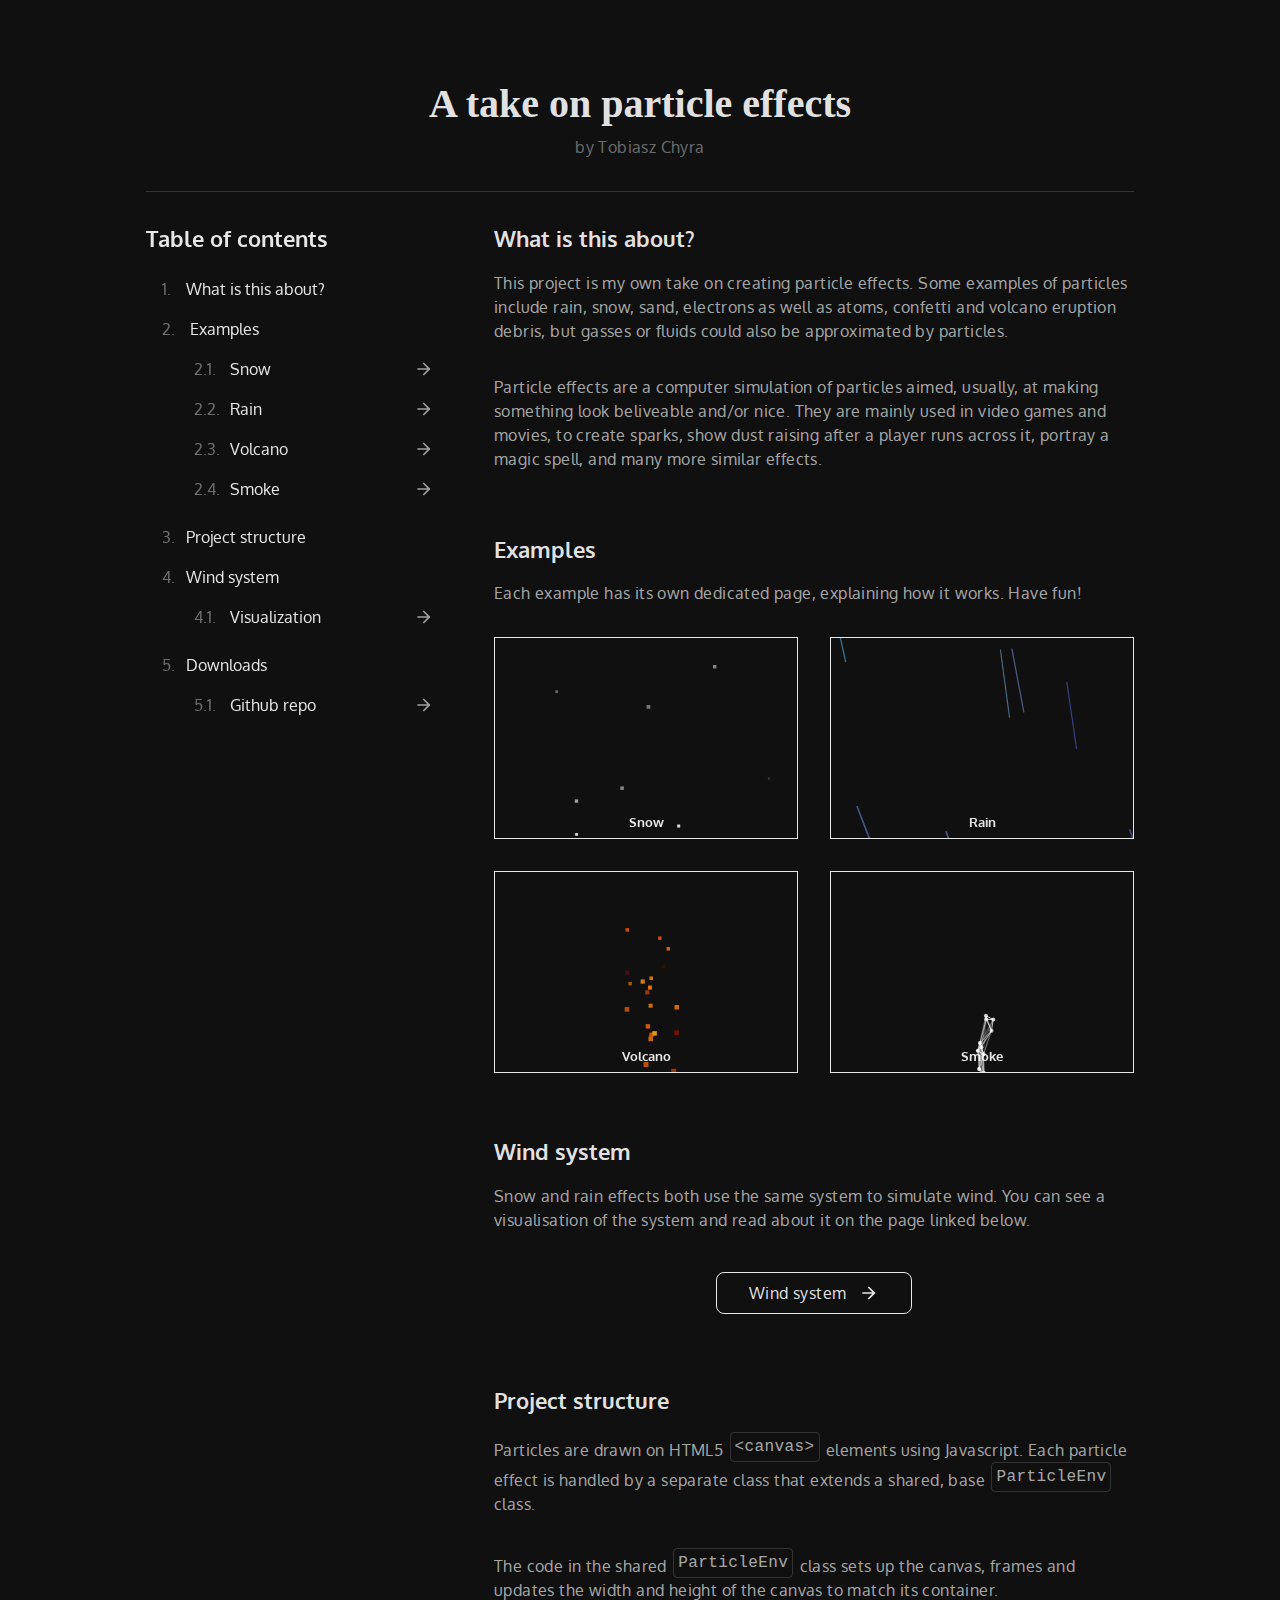
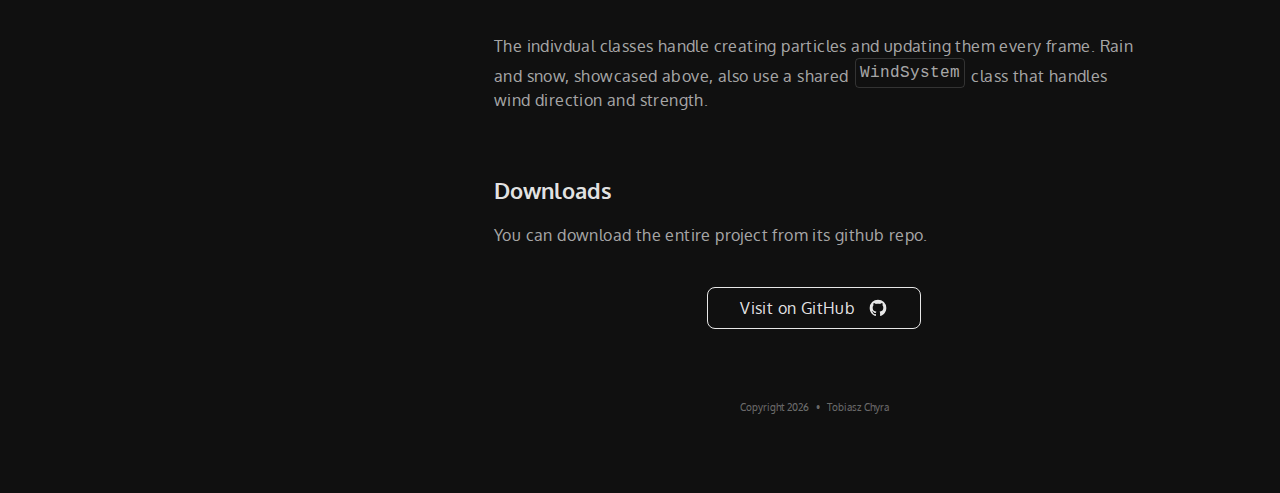
<file: index.html>
﻿<!DOCTYPE html>
<html>
<head>
    <link rel="shortcut icon" type="image/x-icon" href="favicon.ico">
    <meta charset="utf-8" />
    <title>A take on particle effects</title>
    <meta name="viewport" content="width=device-width" />

    <link rel="stylesheet" href="css/pages/site.css" />
    <link rel="stylesheet" href="css/pages/index.css" />
</head>
<body>

    <div class="top-bar">
        <div class="content">
            <button id="btn_menu" type="button" class="btn-icon">
                <img class="icon" src="img/icons/menu.svg" />
            </button>
        </div>
    </div>

    <div class="page-grid">

        <div class="page-header">
            <h1>A take on particle effects</h1>
            <p>by Tobiasz Chyra</p>
        </div>

        <div class="page-sidebar">

            <section>

                <button type="button" class="drawer-close-button btn-icon">
                    <img class="icon" src="img/icons/backburger.svg" />
                </button>

                <h2>Table of contents</h2>
                <ol class="toc">
                    <li data-target="intro">What is this about?</li>
                    <li data-target="examples">
                        Examples
                        <!--<button class="action btn-icon">
                            <img class="icon" src="img/icons/chevron-down.svg" />
                        </button>-->
                    </li>
                    <ol>
                        <li class="link">
                            <a href="examples/snow.html">
                                Snow
                                <img class="icon action" src="img/icons/arrow-right.svg" />
                            </a>
                        </li>
                        <li class="link">
                            <a href="examples/rain.html">
                                Rain
                                <img class="icon action" src="img/icons/arrow-right.svg" />
                            </a>
                        </li>
                        <li class="link">
                            <a href="examples/volcano.html">
                                Volcano
                                <img class="icon action" src="img/icons/arrow-right.svg" />
                            </a>
                        </li>
                        <li class="link">
                            <a href="examples/smoke.html">
                                Smoke
                                <img class="icon action" src="img/icons/arrow-right.svg" />
                            </a>
                        </li>
                    </ol>
                    <li data-target="structure">Project structure</li>
                    <li data-target="wind_system">Wind system</li>
                    <ol>
                        <li class="link">
                            <a href="wind_system.html">
                                Visualization
                                <img class="icon action" src="img/icons/arrow-right.svg" />
                            </a>
                        </li>
                    </ol>
                    <li data-target="download">Downloads</li>
                    <ol>
                        <li class="link">
                            <a href="https://github.com/tchyra/particle_fx">
                                Github repo
                                <img class="icon action" src="img/icons/arrow-right.svg" />
                            </a>
                        </li>
                    </ol>
                </ol>
            </section>

        </div>

        <div class="page-content">

            <section data-name="intro">
                <h2>What is this about?</h2>
                <p>
                    This project is my own take on creating particle effects.
                    Some examples of particles include rain, snow, sand, electrons as well as atoms, confetti and volcano eruption debris, but gasses or fluids could also be approximated by particles.
                </p>
                <p>
                    Particle effects are a computer simulation of particles aimed, usually, at making something look beliveable and/or nice.
                    They are mainly used in video games and movies, to create sparks, show dust raising after a player runs across it, portray a magic spell, and many more similar effects.
                </p>
            </section>

            <section data-name="examples">
                <h2>Examples</h2>
                <p>Each example has its own dedicated page, explaining how it works. Have fun!</p>

                <div class="grid-2x2 paragraph">
                    <a href="examples/snow.html" class="example-container">
                        <label>Snow</label>
                        <canvas id="cnv_snow" width="10" height="10"></canvas>
                    </a>
                    <a href="examples/rain.html" class="example-container">
                        <label>Rain</label>
                        <canvas id="cnv_rain" width="10" height="10"></canvas>
                    </a>
                    <a href="examples/volcano.html" class="example-container">
                        <label>Volcano</label>
                        <canvas id="cnv_volcano" width="10" height="10"></canvas>
                    </a>
                    <a href="examples/smoke.html" class="example-container">
                        <label>Smoke</label>
                        <canvas id="cnv_smoke" width="10" height="10"></canvas>
                    </a>
                </div>

            </section>

            <section data-name="wind_system">
                <h2>Wind system</h2>
                <p>
                    Snow and rain effects both use the same system to simulate wind.
                    You can see a visualisation of the system and read about it on the page linked below.
                </p>

                <p class="text-center">
                    <a href="wind_system.html" class="btn" target="_blank">
                        Wind system
                        <img class="icon right" src="img/icons/arrow-right.svg" />
                    </a>
                </p>
            </section>

            <section data-name="structure">
                <h2>Project structure</h2>
                <p>
                    Particles are drawn on HTML5 <code>&lt;canvas&gt;</code> elements using Javascript.
                    Each particle effect is handled by a separate class that extends a shared, base <code>ParticleEnv</code> class.
                </p>

                <p>
                    The code in the shared <code>ParticleEnv</code> class sets up the canvas, frames and updates the width and height of the canvas to match its container.
                </p>

                <p>
                    The indivdual classes handle creating particles and updating them every frame.
                    Rain and snow, showcased above, also use a shared <code>WindSystem</code> class that handles wind direction and strength.
                </p>

            </section>

            <section data-name="download">
                <h2>Downloads</h2>
                <p>
                    You can download the entire project from its github repo.
                </p>
                <p class="text-center">
                    <a href="https://github.com/tchyra/particle_fx" class="btn" target="_blank">
                        Visit on GitHub
                        <img class="icon right" src="img/icons/github.svg" />
                    </a>
                </p>
            </section>

            <div class="copyright-footer">
                Copyright <span id="current_year">2021</span>
                <span class="bullet"></span>
                Tobiasz Chyra
            </div>

        </div>

    </div>

    <script src="js/particle-fx/shared/range.js"></script>
    <script src="js/particle-fx/shared/color-range.js"></script>
    <script src="js/particle-fx/shared/particle-env.js"></script>
    <script src="js/particle-fx/shared/wind-system.js"></script>

    <script src="js/particle-fx/snow-particle-effect.js"></script>
    <script src="js/particle-fx/rain-particle-effect.js"></script>
    <script src="js/particle-fx/volcano-particle-effect.js"></script>
    <script src="js/particle-fx/smoke-particle-effect.js"></script>

    <script src="js/shared.js"></script>
    <script src="js/pages/index.js"></script>

</body>
</html>
</file>
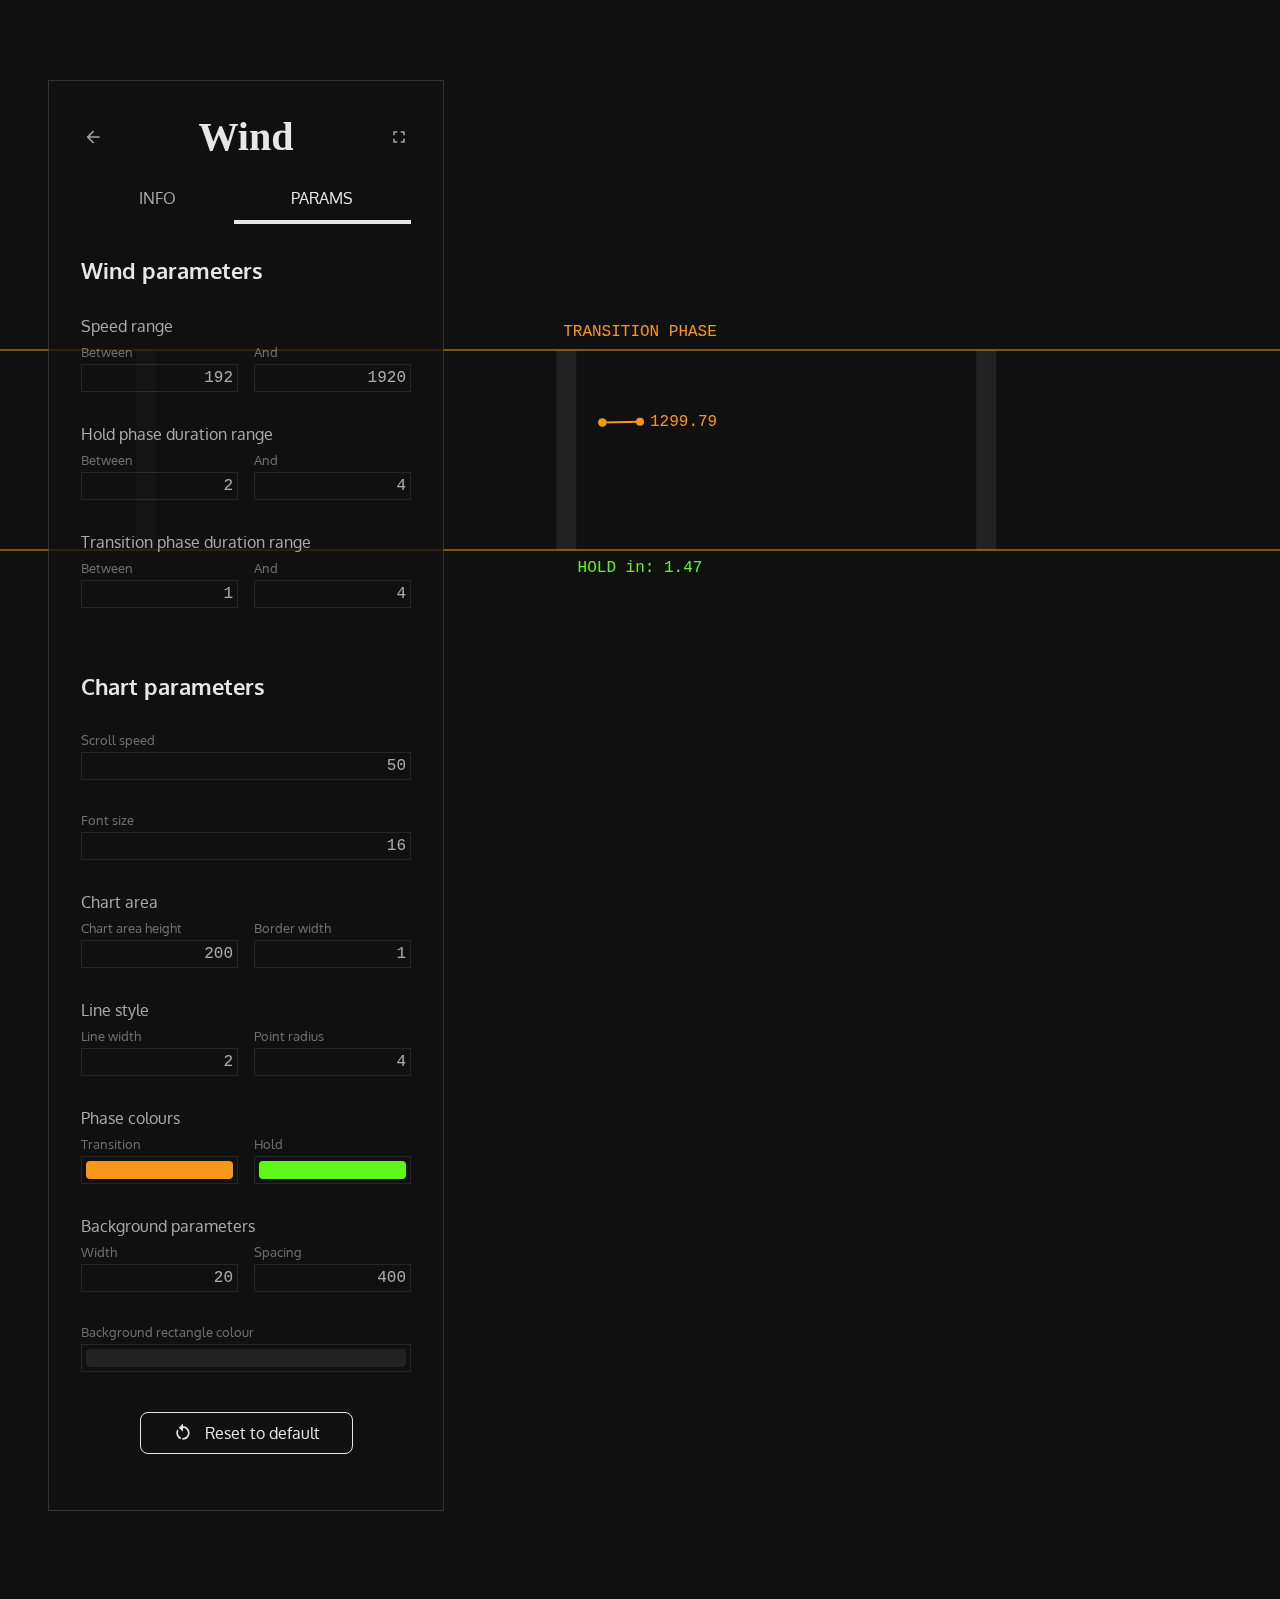
<file: wind_system.html>
﻿<!DOCTYPE html>
<html>
<head>
    <link rel="shortcut icon" type="image/x-icon" href="favicon.ico">
    <meta charset="utf-8" />
    <title>Wind system</title>
    <meta name="viewport" content="width=device-width" />

    <link rel="stylesheet" href="css/pages/site.css" />
    <link rel="stylesheet" href="css/pages/examples.css" />

</head>
<body>

    <div class="top-bar">
        <div class="content">
            <a href="/" class="btn-icon">
                <img class="icon" src="img/icons/arrow-left.svg" />
            </a>
        </div>
    </div>

    <div class="sidebar-container">

        <div class="up-indicator">
            <img class="icon" src="img/icons/chevron-up.svg" />
        </div>

        <div class="sidebar">

            <div class="header">
                <a href="index.html" class="btn-icon">
                    <img class="icon" src="img/icons/arrow-left.svg" />
                </a>
                <h1>Wind</h1>
                <button id="btn_fullscreen" type="button" class="btn-icon right">
                    <img class="icon" src="img/icons/fullscreen.svg" />
                </button>
            </div>

            <div class="tab-contents-container">

                <div class="tabs">
                    <button type="button" data-target="tab_info">INFO</button>
                    <button type="button" data-target="tab_params" class="active">PARAMS</button>
                </div>


                <div id="tab_info" class="tab-content">
                    <section>
                        <h2>How it works</h2>
                        <p>
                            The wind system operates on cycles. Each cycle consists of two phases, a hold phase and a transition phase.
                            The transition phase changes the current wind speed from one value to another, and the hold phase holds that new value.
                            You can see what phase is currently running above the chart, and the current wind speed next to the current chart point.
                        </p>
                        <p>
                            A cycle is started by assigning random values to phase durations,
                            assigning the new value the transition phase will transition to, and setting a timer variable to track how much time remains in each phase.
                            You can see that timer displayed below the chart.
                            The timer is decremented on each frame depending on how much time passed between frames.
                            When it reaches zero, a check is made - if the current phase is the transition phase,
                            the timer is reset and the hold phase begins.
                            Otherwise, a new cycle is started and the whole process repeats.
                        </p>
                    </section>
                </div>

                <div id="tab_params" class="tab-content active">

                    <section>
                        <h2>Wind parameters</h2>

                        <div class="double-field">
                            <label>Speed range</label>
                            <div class="input-field">
                                <label>Between</label>
                                <input type="number" min="-720" max="720" step="1" name="wind.vxRange.min" />
                            </div>
                            <div class="input-field">
                                <label>And</label>
                                <input type="number" min="-720" max="720" step="1" name="wind.vxRange.max" />
                            </div>
                        </div>

                        <div class="double-field">
                            <label>Hold phase duration range</label>
                            <div class="input-field">
                                <label>Between</label>
                                <input type="number" min="0.1" max="20" step="0.1" name="wind.holdDurRange.min" />
                            </div>
                            <div class="input-field">
                                <label>And</label>
                                <input type="number" min="0.1" max="20" step="0.1" name="wind.holdDurRange.max" />
                            </div>
                        </div>

                        <div class="double-field">
                            <label>Transition phase duration range</label>
                            <div class="input-field">
                                <label>Between</label>
                                <input type="number" min="0.1" max="20" step="0.1" name="wind.transitionDurRange.min" />
                            </div>
                            <div class="input-field">
                                <label>And</label>
                                <input type="number" min="0.1" max="20" step="0.1" name="wind.transitionDurRange.max" />
                            </div>
                        </div>

                    </section>

                    <section>
                        <h2>Chart parameters</h2>

                        <div class="input-field">
                            <label>Scroll speed</label>
                            <input type="number" name="chart.scrollSpeed" />
                        </div>

                        <div class="input-field">
                            <label>Font size</label>
                            <input type="number" name="chart.fontSize" />
                        </div>

                        <div class="double-field">
                            <label>Chart area</label>
                            <div class="input-field">
                                <label>Chart area height</label>
                                <input type="number" name="chart.span" />
                            </div>
                            <div class="input-field">
                                <label>Border width</label>
                                <input type="number" name="chart.boundsWidth" />
                            </div>
                        </div>

                        <div class="double-field">
                            <label>Line style</label>
                            <div class="input-field">
                                <label>Line width</label>
                                <input type="number" name="chart.lineWidth" />
                            </div>
                            <div class="input-field">
                                <label>Point radius</label>
                                <input type="number" name="chart.pointRadius" />
                            </div>
                        </div>

                        <div class="double-field">
                            <label>Phase colours</label>
                            <div class="input-field">
                                <label>Transition</label>
                                <input type="color" name="chart.transitionColor" />
                            </div>
                            <div class="input-field">
                                <label>Hold</label>
                                <input type="color" name="chart.holdColor" />
                            </div>
                        </div>

                        <div class="double-field">
                            <label>Background parameters</label>
                            <div class="input-field">
                                <label>Width</label>
                                <input type="number" name="particles.width" />
                            </div>
                            <div class="input-field">
                                <label>Spacing</label>
                                <input type="number" name="particles.spacing" />
                            </div>
                        </div>

                        <div class="input-field">
                            <label>Background rectangle colour</label>
                            <input type="color" name="particles.color" />
                        </div>

                    </section>

                    <p class="text-center">
                        <button id="btn_reset_params" type="button" class="btn">
                            <img src="img/icons/restart.svg" class="icon" />
                            Reset to default
                        </button>
                    </p>


                </div>

            </div>
        </div>

    </div>

    <div class="canvas-container">
        <canvas id="cnv" class="fill-parent"></canvas>
    </div>

    <script src="js/shared.js"></script>

    <script src="js/particle-fx/shared/range.js"></script>
    <script src="js/particle-fx/shared/color-range.js"></script>
    <script src="js/particle-fx/shared/particle-env.js"></script>
    <script src="js/particle-fx/shared/wind-system.js"></script>
    <script src="js/particle-fx/shared/param-editor.js"></script>
    <script src="js/particle-fx/shared/effect-param-storage.js"></script>

    <script src="js/particle-fx/wind-particle-effect.js"></script>

    <script src="js/pages/examples.js"></script>

    <!-- function responsible for initializing the effect showcased on this page-->
    <script>
        const effectType = WindParticleEffect;
    </script>

</body>
</html>
</file>
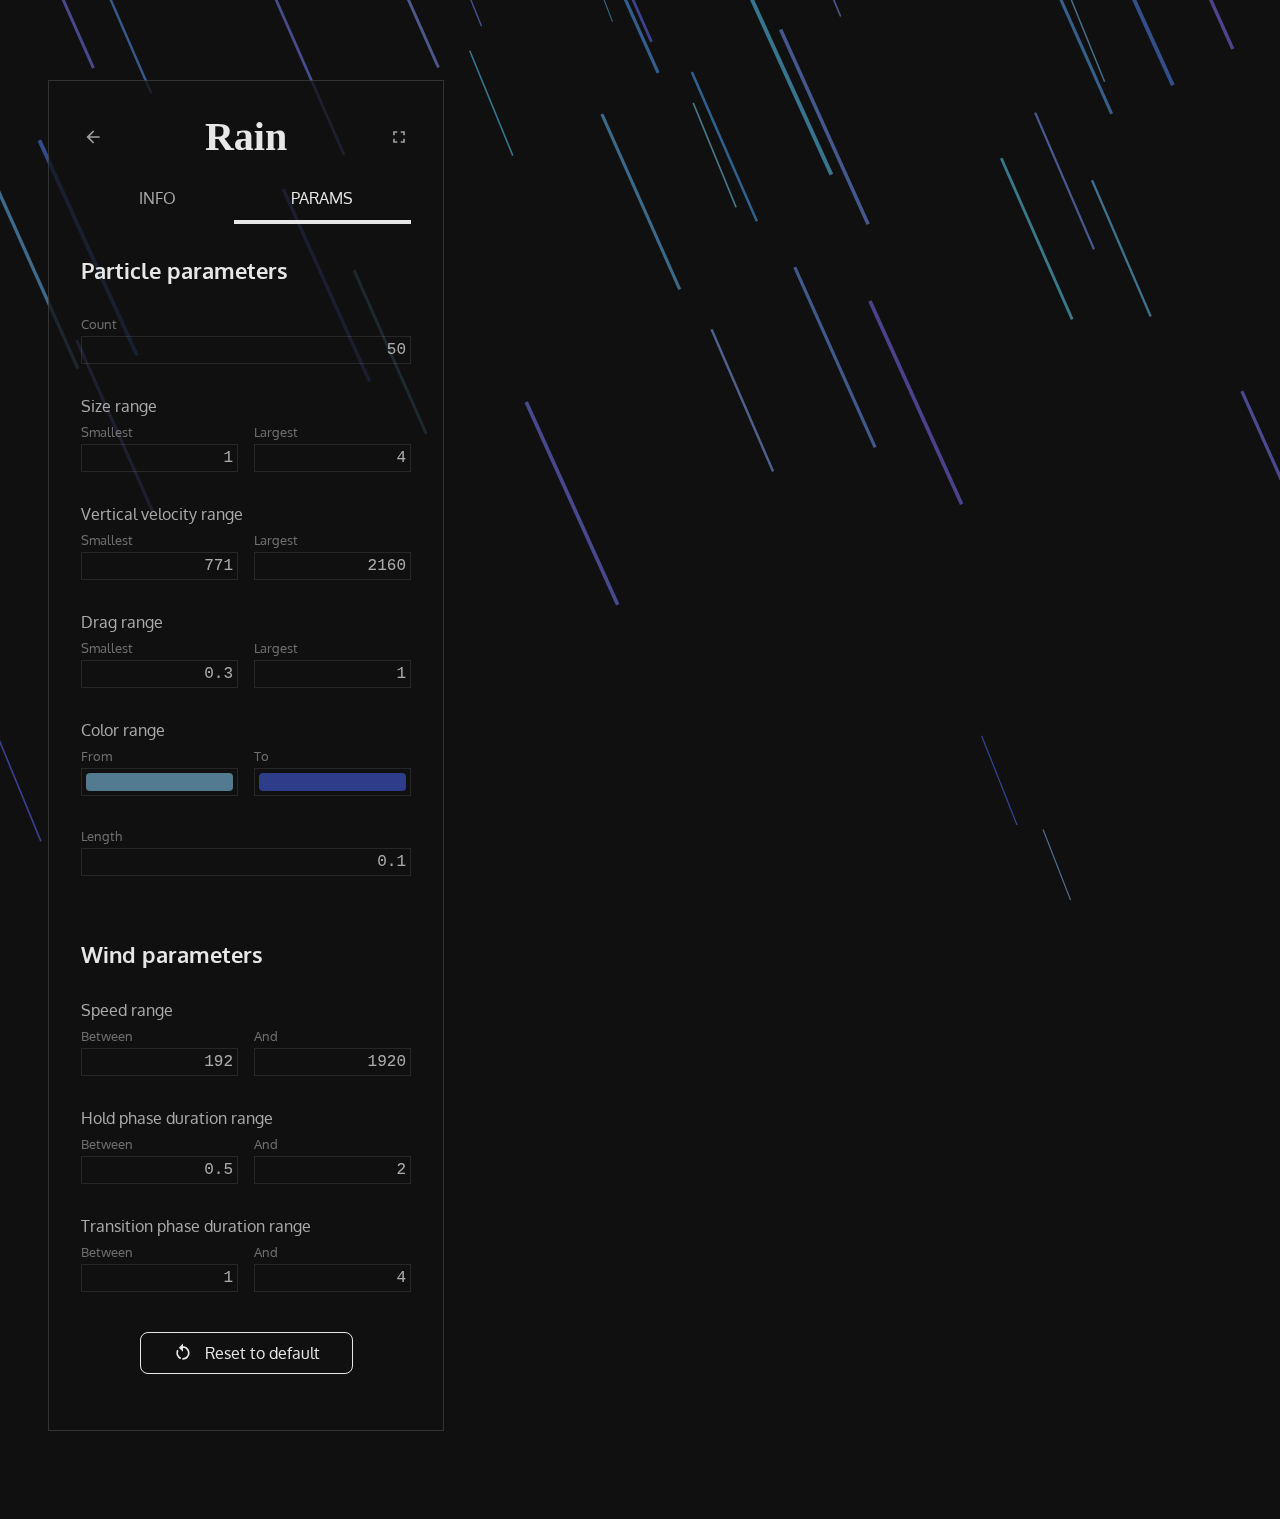
<file: examples/rain.html>
﻿<!DOCTYPE html>
<html>
<head>
    <link rel="shortcut icon" type="image/x-icon" href="../favicon.ico">
    <meta charset="utf-8" />
    <title>Rain particle effect</title>
    <meta name="viewport" content="width=device-width" />

    <link rel="stylesheet" href="../css/pages/site.css" />
    <link rel="stylesheet" href="../css/pages/examples.css" />

</head>
<body>

    <div class="top-bar">
        <div class="content">
            <a href="../index.html" class="btn-icon">
                <img class="icon" src="../img/icons/arrow-left.svg" />
            </a>
        </div>
    </div>

    <div class="sidebar-container">

        <div class="up-indicator">
            <img class="icon" src="../img/icons/chevron-up.svg" />
        </div>

        <div class="sidebar">

            <div class="header">
                <a href="../index.html" class="btn-icon">
                    <img class="icon" src="../img/icons/arrow-left.svg" />
                </a>
                <h1>Rain</h1>
                <button id="btn_fullscreen" type="button" class="btn-icon right">
                    <img class="icon" src="../img/icons/fullscreen.svg" />
                </button>
            </div>

            <div class="tab-contents-container">

                <div class="tabs">
                    <button type="button" data-target="tab_info">INFO</button>
                    <button type="button" data-target="tab_params" class="active">PARAMS</button>
                </div>


                <div id="tab_info" class="tab-content">
                    <section>
                        <h2>How it works</h2>
                        <p>
                            A fixed number of particles is generated on startup.
                            Their position is randomized within the bounds of the screen.
                            Each particle gets assigned a random size, which relates to the particle's mass.
                            In the snow effect, larger particles fell slower, here they fall faster.
                            However, larger particles are still affected by wind more than small ones.
                        </p>
                        <p>
                            Every frame, each particle is updated first, then drawn.
                            Updating a particle consists of updating the X component of its velocity according to the current wind speed (more on wind later),
                            then updating its position based on its velocity and the amount of time that passed between frames.
                            This is to make the animation framerate-independent, meaning even if you run it on your newest gaming PC, it won't look sped up.
                        </p>

                        <p>
                            Rain particles are drawn as lines representing their position and their velocity.
                            The angle of the line is exactly the same as its velocity vector's angle.
                            The length of any given line is equal to that particle's velocity times a constant time.
                            Each particle also gets a colour randomly selected from a range of colours.
                        </p>
                    </section>

                    <section>
                        <h2>Wind system</h2>
                        <p>
                            Snow and rain effects both use the same system to simulate wind.
                            You can see a visualisation of the system and read about it on the page linked below.
                        </p>

                        <p class="text-center">
                            <a href="../wind_system.html" class="btn" target="_blank">
                                Wind system
                                <img class="icon right" src="../img/icons/open-in-new.svg" />
                            </a>
                        </p>
                    </section>
                </div>

                <div id="tab_params" class="tab-content active">


                    <section>
                        <h2>Particle parameters</h2>

                        <div class="input-field">
                            <label>Count</label>
                            <input type="number" min="1" max="500" step="1" name="particles.count" data-type="int" />
                        </div>

                        <div class="double-field">
                            <label>Size range</label>
                            <div class="input-field">
                                <label>Smallest</label>
                                <input type="number" min="1" max="100" step="1" name="particles.sizeRange.min" />
                            </div>
                            <div class="input-field">
                                <label>Largest</label>
                                <input type="number" min="1" max="100" step="1" name="particles.sizeRange.max" />
                            </div>
                        </div>

                        <div class="double-field">
                            <label>Vertical velocity range</label>
                            <div class="input-field">
                                <label>Smallest</label>
                                <input type="number" min="-720" max="720" step="1" name="particles.vyRange.max" />
                            </div>
                            <div class="input-field">
                                <label>Largest</label>
                                <input type="number" min="-720" max="720" step="1" name="particles.vyRange.min" />
                            </div>
                        </div>

                        <div class="double-field">
                            <label>Drag range</label>
                            <div class="input-field">
                                <label>Smallest</label>
                                <input type="number" min="-1" max="1" step="0.1" name="particles.windFactorRange.min" />
                            </div>
                            <div class="input-field">
                                <label>Largest</label>
                                <input type="number" min="-1" max="1" step="0.1" name="particles.windFactorRange.max" />
                            </div>
                        </div>

                        <div class="double-field">
                            <label>Color range</label>
                            <div class="input-field">
                                <label>From</label>
                                <input type="color" name="particles.colorRange.from" />
                            </div>
                            <div class="input-field">
                                <label>To</label>
                                <input type="color" name="particles.colorRange.to" />
                            </div>
                        </div>

                        <div class="input-field">
                            <label>Length</label>
                            <input type="number" min="0.01" max="5" step="0.1" name="particles.length" />
                        </div>

                    </section>

                    <section>
                        <h2>Wind parameters</h2>

                        <div class="double-field">
                            <label>Speed range</label>
                            <div class="input-field">
                                <label>Between</label>
                                <input type="number" min="-720" max="720" step="1" name="wind.vxRange.min" />
                            </div>
                            <div class="input-field">
                                <label>And</label>
                                <input type="number" min="-720" max="720" step="1" name="wind.vxRange.max" />
                            </div>
                        </div>

                        <div class="double-field">
                            <label>Hold phase duration range</label>
                            <div class="input-field">
                                <label>Between</label>
                                <input type="number" min="0.1" max="20" step="0.1" name="wind.holdDurRange.min" />
                            </div>
                            <div class="input-field">
                                <label>And</label>
                                <input type="number" min="0.1" max="20" step="0.1" name="wind.holdDurRange.max" />
                            </div>
                        </div>

                        <div class="double-field">
                            <label>Transition phase duration range</label>
                            <div class="input-field">
                                <label>Between</label>
                                <input type="number" min="0.1" max="20" step="0.1" name="wind.transitionDurRange.min" />
                            </div>
                            <div class="input-field">
                                <label>And</label>
                                <input type="number" min="0.1" max="20" step="0.1" name="wind.transitionDurRange.max" />
                            </div>
                        </div>

                    </section>


                    <p class="text-center">
                        <button id="btn_reset_params" type="button" class="btn">
                            <img src="../img/icons/restart.svg" class="icon" />
                            Reset to default
                        </button>
                    </p>


                </div>

            </div>
        </div>

    </div>

    <div class="canvas-container">
        <canvas id="cnv" class="fill-parent"></canvas>
    </div>

    <script src="../js/shared.js"></script>

    <script src="../js/particle-fx/shared/range.js"></script>
    <script src="../js/particle-fx/shared/color-range.js"></script>
    <script src="../js/particle-fx/shared/particle-env.js"></script>
    <script src="../js/particle-fx/shared/wind-system.js"></script>
    <script src="../js/particle-fx/shared/param-editor.js"></script>
    <script src="../js/particle-fx/shared/effect-param-storage.js"></script>

    <script src="../js/particle-fx/rain-particle-effect.js"></script>

    <script src="../js/pages/examples.js"></script>

    <!-- function responsible for initializing the effect showcased on this page-->
    <script>
        const effectType = RainParticleEffect;
    </script>

</body>
</html>
</file>
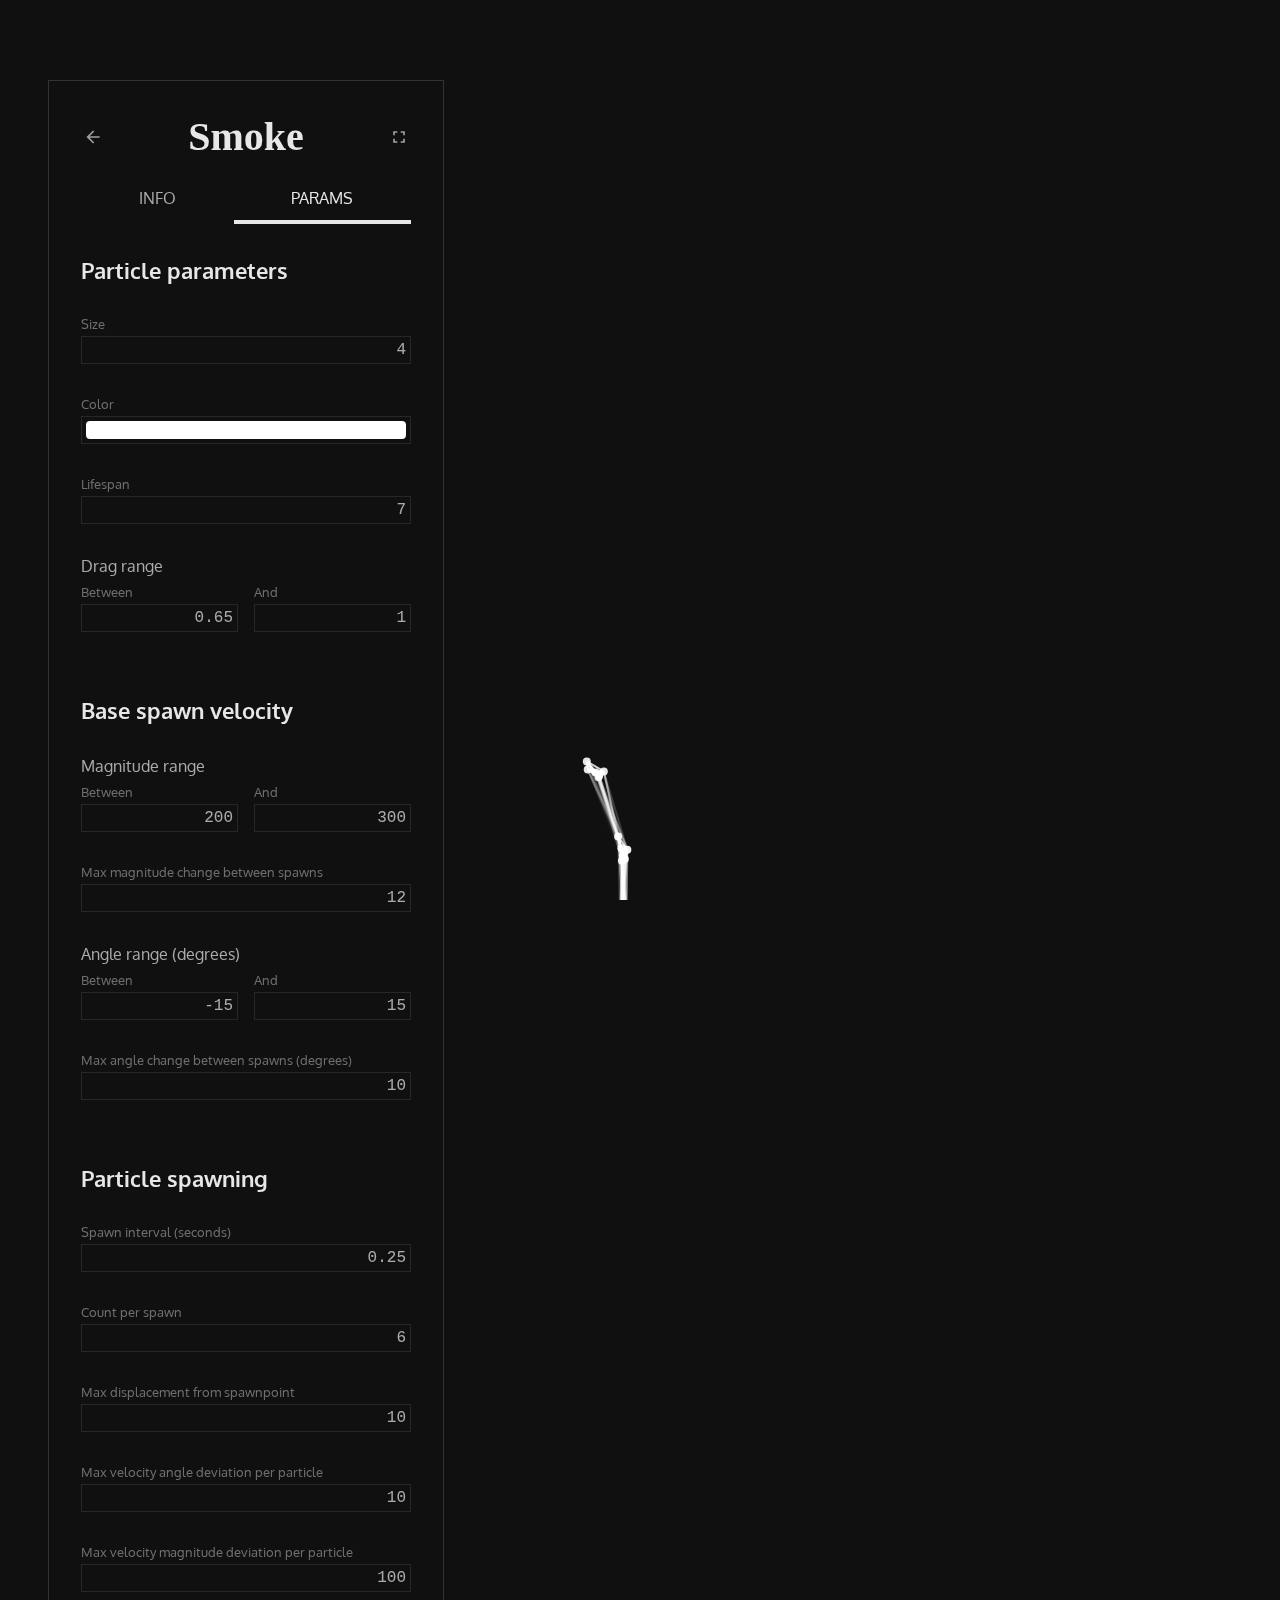
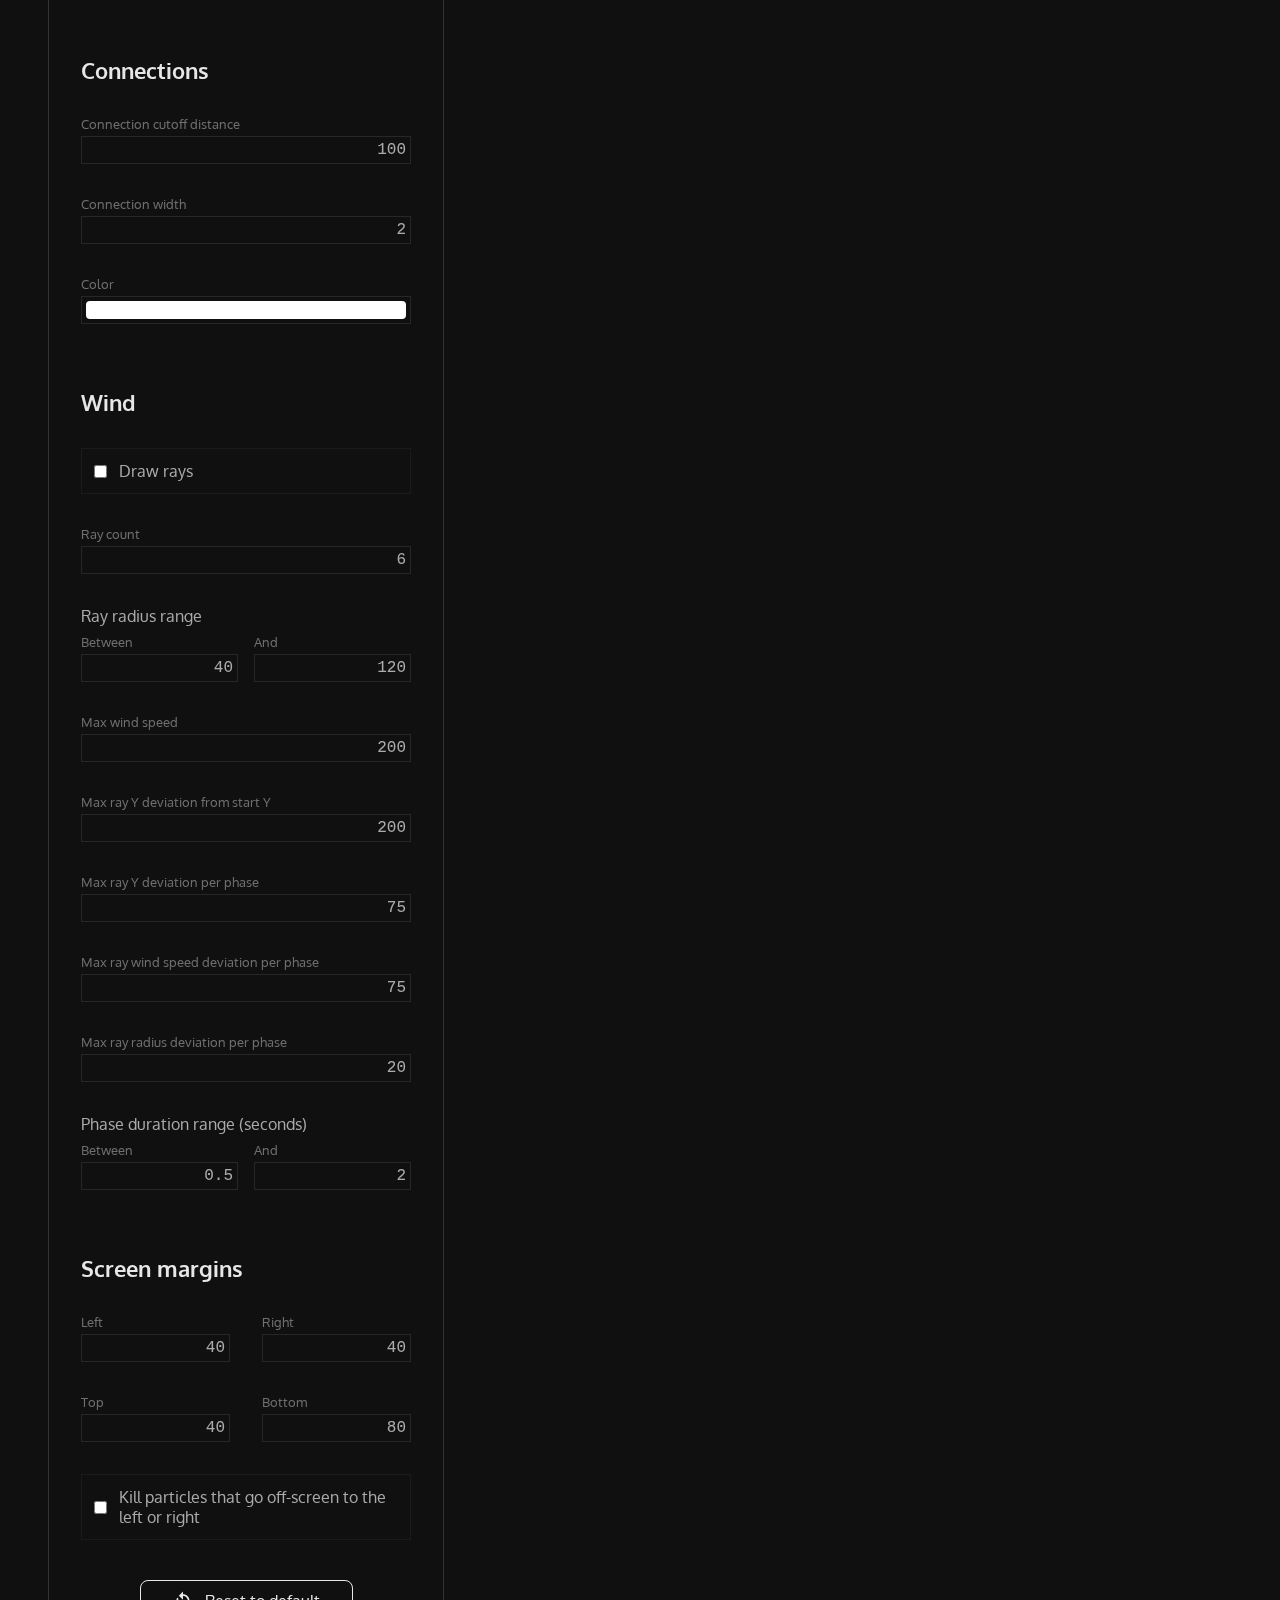
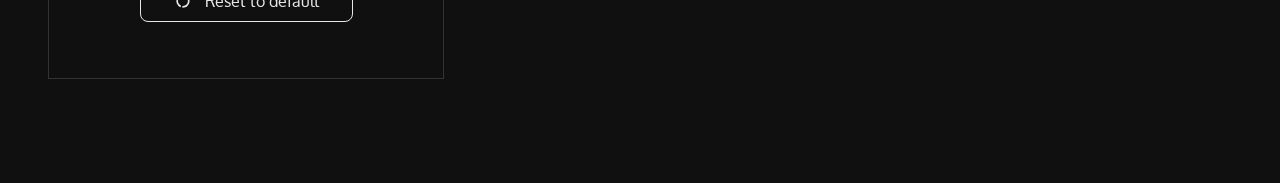
<file: examples/smoke.html>
﻿<!DOCTYPE html>
<html>
<head>
    <link rel="shortcut icon" type="image/x-icon" href="../favicon.ico">
    <meta charset="utf-8" />
    <title>Smoke particle effect</title>
    <meta name="viewport" content="width=device-width" />

    <link rel="stylesheet" href="../css/pages/site.css" />
    <link rel="stylesheet" href="../css/pages/examples.css" />

</head>
<body>

    <div class="top-bar">
        <div class="content">
            <a href="../index.html" class="btn-icon">
                <img class="icon" src="../img/icons/arrow-left.svg" />
            </a>
        </div>
    </div>

    <div class="sidebar-container">

        <div class="up-indicator">
            <img class="icon" src="../img/icons/chevron-up.svg" />
        </div>

        <div class="sidebar">

            <div class="header">
                <a href="../index.html" class="btn-icon">
                    <img class="icon" src="../img/icons/arrow-left.svg" />
                </a>
                <h1>Smoke</h1>
                <button id="btn_fullscreen" type="button" class="btn-icon right">
                    <img class="icon" src="../img/icons/fullscreen.svg" />
                </button>
            </div>

            <div class="tab-contents-container">

                <div class="tabs">
                    <button type="button" data-target="tab_info">INFO</button>
                    <button type="button" data-target="tab_params" class="active">PARAMS</button>
                </div>


                <div id="tab_info" class="tab-content">
                    <section>
                        <h2>How it works</h2>
                        <p>
                            Particles are spawned at a constant rate.
                            Each wave spawns the same amount of particles, a random distance from a set spawn point below the screen.
                            Particles are given a starting velocity, starting from a base that changes its angle and magnitude every frame,
                            and adding a random vector of deviation. Particles move according to their velocity.
                        </p>
                        <p>
                            Particles have a lifespan timer. Each particle decays over time, from full opacity to full transparency.
                            Once the particle's lifespan expires, or it goes above the screen, or off to either side (if that is enabled),
                            the particle is removed and no longer considered for updates or drawing.
                        </p>
                        <p>
                            Every frame, each unique pair of particles has its connection considered.
                            If the particles are close enough to one another, a line is drawn between them, its opacity never exceeding either particle's opacity.
                            As particles drift further apart, their connection will increase in transparency, and then stop being drawn altogether.
                        </p>
                        <p>
                            There is a set amount of wind streams affecting the particles, which you can see if you enable drawing them in the parameters.
                            Each stream (also called a ray) has an Y coordinate, a radius (defining an area expanding both below and above the Y coordinate) and a speed.
                            Each of those properties run on cycles of random duration and change the property from one value to another, linearly (I really need to learn easing functions).
                            Each cycle is random, but within bounds set in the parameters.
                        </p>
                    </section>
                </div>

                <div id="tab_params" class="tab-content active">

                    <!--
                        SMOKE EFFECT PARAMS
                        {
                            particles: {
                                size: 4,
                                alpha: 150,
                                dragRange: new Range(0.65, 1),
                                lifespan: 7,
                                color: Color.fromHex('#fff')
                            },
                            startVel: {
                                magRange: new Range(200, 300),
                                magMaxChange: 12,
                                magDevPerSpawn: 100,
                                angleRange: new Range(-15, 15),
                                angleMaxChange: 10,
                                angleDevPerSpawn: 10
                            },
                            spawn: {
                                interval: 0.25,
                                particleCount: 6,
                                maxDisplacement: 10
                            },
                            connections: {
                                cutoffDist: 100,
                                width: 2,
                            },
                            margin: {
                                top: 40,
                                left: 40,
                                right: 40,
                                bottom: 80,
                                useSideKillzone: false,
                            },
                            wind: {
                                rayCount: 6,
                                maxSpeed: 200,
                                maxYDev: 200,
                                rayRRange: new Range(40, 120),
                                maxYDevPerPhase: 75,
                                maxSpeedDevPerPhase: 75,
                                maxRDevPerPhase: 20,
                                phaseDurRange: new Range(0.5, 2),
                                drawRays: false,
                            }
                        }
                    -->

                    <section>
                        <h2>Particle parameters</h2>

                        <div class="input-field">
                            <label>Size</label>
                            <input type="number" min="1" max="100" step="1" name="particles.size" />
                        </div>

                        <div class="input-field">
                            <label>Color</label>
                            <input type="color" name="particles.color" />
                        </div>

                        <div class="input-field">
                            <label>Lifespan</label>
                            <input type="number" min="1" max="20" step="1" name="particles.lifespan" />
                        </div>

                        <div class="double-field">
                            <label>Drag range</label>
                            <div class="input-field">
                                <label>Between</label>
                                <input type="number" min="0" max="10" step="0.1" name="particles.dragRange.min" />
                            </div>
                            <div class="input-field">
                                <label>And</label>
                                <input type="number" min="0" max="10" step="0.1" name="particles.dragRange.max" />
                            </div>
                        </div>

                    </section>

                    <section>

                        <h2>Base spawn velocity</h2>

                        <div class="double-field">
                            <label>Magnitude range</label>
                            <div class="input-field">
                                <label>Between</label>
                                <input type="number" min="1" max="1000" step="1" name="startVel.magRange.min" />
                            </div>
                            <div class="input-field">
                                <label>And</label>
                                <input type="number" min="1" max="1000" step="1" name="startVel.magRange.max" />
                            </div>
                        </div>

                        <div class="input-field">
                            <label>Max magnitude change between spawns</label>
                            <input type="number" min="0" max="100" step="1" name="startVel.magMaxChange" />
                        </div>

                        <div class="double-field">
                            <label>Angle range (degrees)</label>
                            <div class="input-field">
                                <label>Between</label>
                                <input type="number" min="-360" max="360" step="1" name="startVel.angleRange.min" />
                            </div>
                            <div class="input-field">
                                <label>And</label>
                                <input type="number" min="-360" max="360" step="1" name="startVel.angleRange.max" />
                            </div>
                        </div>

                        <div class="input-field">
                            <label>Max angle change between spawns (degrees)</label>
                            <input type="number" min="0" max="360" step="1" name="startVel.angleMaxChange" />
                        </div>

                    </section>

                    <section>

                        <h2>Particle spawning</h2>

                        <div class="input-field">
                            <label>Spawn interval (seconds)</label>
                            <input type="number" min="0.16" max="5" step="0.1" name="spawn.interval" />
                        </div>

                        <div class="input-field">
                            <label>Count per spawn</label>
                            <input type="number" min="1" max="20" step="1" name="spawn.particleCount" data-type="int" />
                        </div>

                        <div class="input-field">
                            <label>Max displacement from spawnpoint</label>
                            <input type="number" min="1" max="200" step="1" name="spawn.maxDisplacement" />
                        </div>

                        <div class="input-field">
                            <label>Max velocity angle deviation per particle</label>
                            <input type="number" min="-89" max="89" step="1" name="startVel.angleDevPerSpawn" />
                        </div>

                        <div class="input-field">
                            <label>Max velocity magnitude deviation per particle</label>
                            <input type="number" min="0" max="200" step="1" name="startVel.magDevPerSpawn" />
                        </div>

                    </section>

                    <section>

                        <h2>Connections</h2>

                        <div class="input-field">
                            <label>Connection cutoff distance</label>
                            <input type="number" min="0" max="1000" step="1" name="connections.cutoffDist" />
                        </div>

                        <div class="input-field">
                            <label>Connection width</label>
                            <input type="number" min="0" max="1000" step="1" name="connections.width" />
                        </div>

                        <div class="input-field">
                            <label>Color</label>
                            <input type="color" name="connections.color" />
                        </div>

                    </section>

                    <section>

                        <h2>Wind</h2>

                        <label class="checkbox-field">
                            <input type="checkbox" name="wind.drawRays" />
                            <span>Draw rays</span>
                        </label>

                        <div class="input-field">
                            <label>Ray count</label>
                            <input type="number" min="1" max="20" step="1" name="wind.rayCount" />
                        </div>

                        <div class="double-field">
                            <label>Ray radius range</label>
                            <div class="input-field">
                                <label>Between</label>
                                <input type="number" min="1" max="1000" step="1" name="wind.rayRRange.min" />
                            </div>
                            <div class="input-field">
                                <label>And</label>
                                <input type="number" min="1" max="1000" step="1" name="wind.rayRRange.max" />
                            </div>
                        </div>

                        <div class="input-field">
                            <label>Max wind speed</label>
                            <input type="number" min="0" max="1000" step="1" name="wind.maxSpeed" />
                        </div>

                        <div class="input-field">
                            <label>Max ray Y deviation from start Y</label>
                            <input type="number" min="0" max="1000" step="1" name="wind.maxYDev" />
                        </div>

                        <div class="input-field">
                            <label>Max ray Y deviation per phase</label>
                            <input type="number" min="0" max="1000" step="1" name="wind.maxYDevPerPhase" />
                        </div>

                        <div class="input-field">
                            <label>Max ray wind speed deviation per phase</label>
                            <input type="number" min="0" max="1000" step="1" name="wind.maxSpeedDevPerPhase" />
                        </div>

                        <div class="input-field">
                            <label>Max ray radius deviation per phase</label>
                            <input type="number" min="0" max="1000" step="1" name="wind.maxRDevPerPhase" />
                        </div>

                        <div class="double-field">
                            <label>Phase duration range (seconds)</label>
                            <div class="input-field">
                                <label>Between</label>
                                <input type="number" min="0.1" max="20" step="0.1" name="wind.phaseDurRange.min" />
                            </div>
                            <div class="input-field">
                                <label>And</label>
                                <input type="number" min="0.1" max="20" step="0.1" name="wind.phaseDurRange.max" />
                            </div>
                        </div>

                    </section>


                    <section>

                        <h2>Screen margins</h2>

                        <div class="double-field">
                            <div class="input-field">
                                <label>Left</label>
                                <input type="number" min="0" max="1000" step="1" name="margin.left" />
                            </div>
                            <div class="input-field">
                                <label>Right</label>
                                <input type="number" min="0" max="1000" step="1" name="margin.right" />
                            </div>
                        </div>

                        <div class="double-field">
                            <div class="input-field">
                                <label>Top</label>
                                <input type="number" min="0" max="1000" step="1" name="margin.top" />
                            </div>
                            <div class="input-field">
                                <label>Bottom</label>
                                <input type="number" min="0" max="1000" step="1" name="margin.bottom" />
                            </div>
                        </div>

                        <label class="checkbox-field">
                            <input type="checkbox" name="margin.useSideKillzone" />
                            <span>Kill particles that go off-screen to the left or right</span>
                        </label>

                    </section>

                    <p class="text-center">
                        <button id="btn_reset_params" type="button" class="btn">
                            <img src="../img/icons/restart.svg" class="icon" />
                            Reset to default
                        </button>
                    </p>


                </div>

            </div>
        </div>

    </div>

    <div class="canvas-container">
        <canvas id="cnv" class="fill-parent"></canvas>
    </div>

    <script src="../js/shared.js"></script>

    <script src="../js/particle-fx/shared/range.js"></script>
    <script src="../js/particle-fx/shared/color-range.js"></script>
    <script src="../js/particle-fx/shared/particle-env.js"></script>
    <script src="../js/particle-fx/shared/param-editor.js"></script>
    <script src="../js/particle-fx/shared/effect-param-storage.js"></script>

    <script src="../js/particle-fx/smoke-particle-effect.js"></script>

    <script src="../js/pages/examples.js"></script>

    <!-- function responsible for initializing the effect showcased on this page-->
    <script>
        const effectType = SmokeParticleEffect;
    </script>

</body>
</html>
</file>
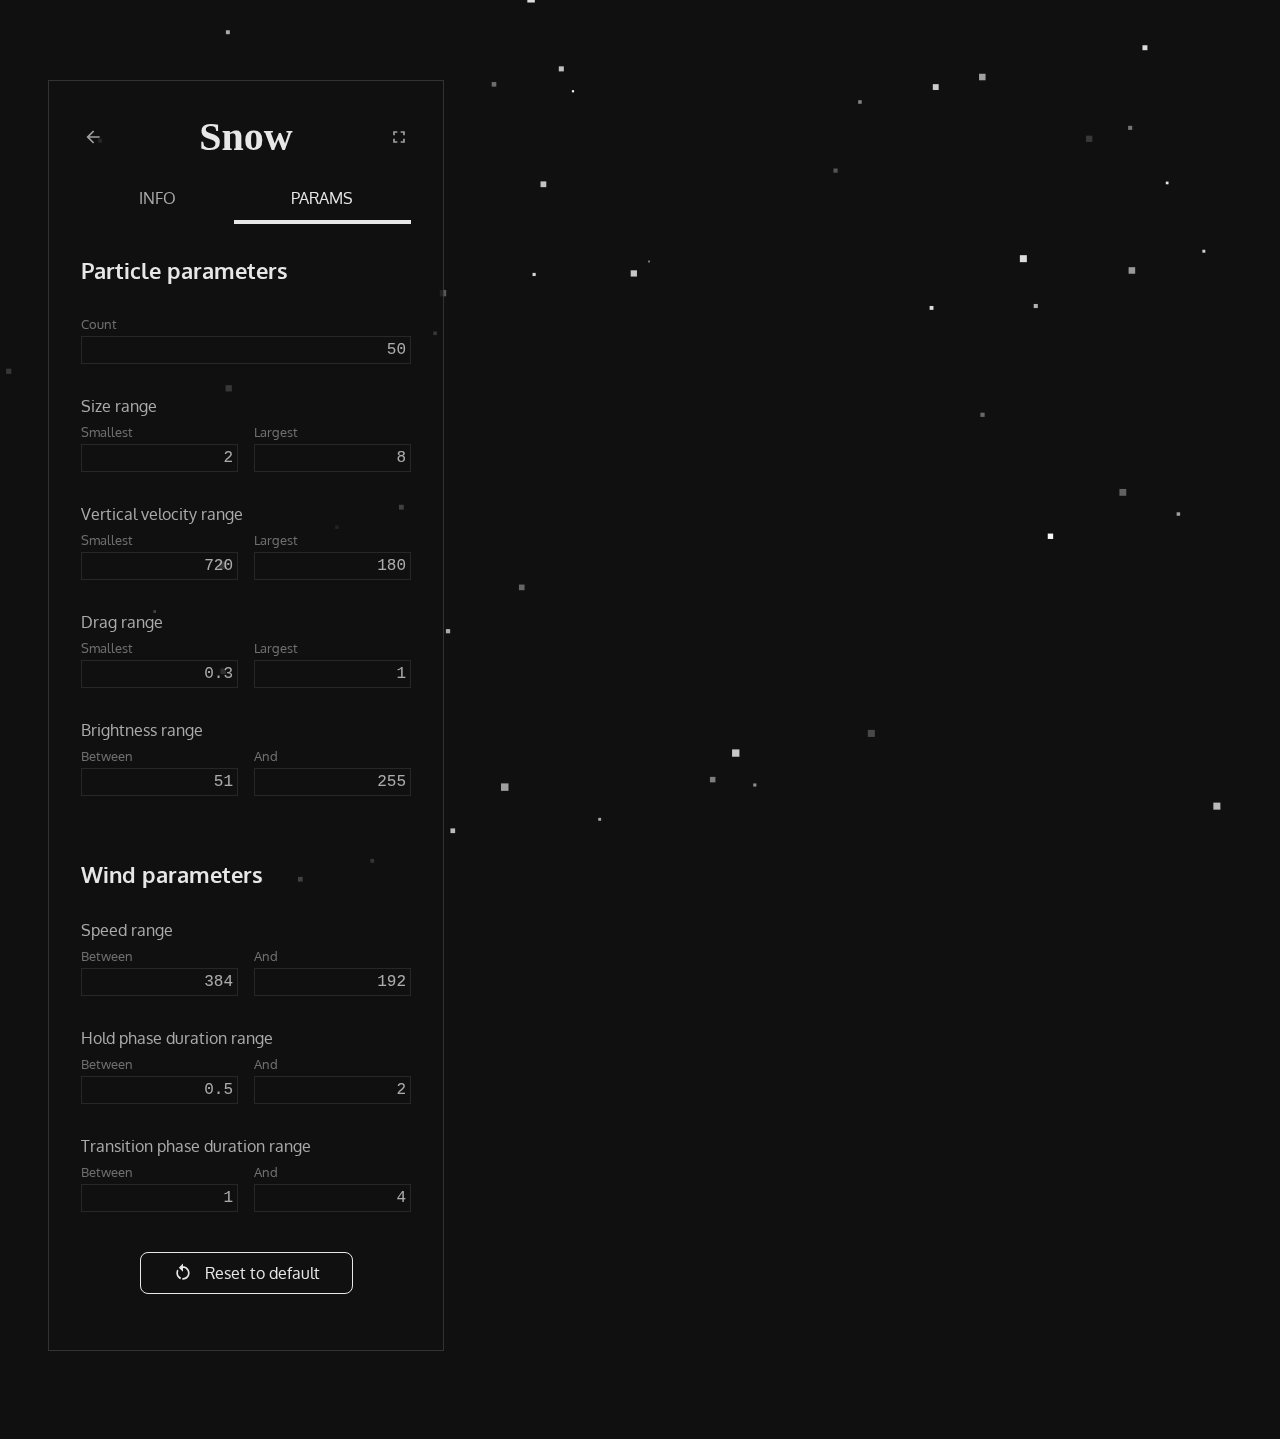
<file: examples/snow.html>
﻿<!DOCTYPE html>
<html>
<head>
    <link rel="shortcut icon" type="image/x-icon" href="../favicon.ico">
    <meta charset="utf-8" />
    <title>Snow particle effect</title>
    <meta name="viewport" content="width=device-width" />

    <link rel="stylesheet" href="../css/pages/site.css" />
    <link rel="stylesheet" href="../css/pages/examples.css" />

</head>
<body>

    <div class="top-bar">
        <div class="content">
            <a href="../index.html" class="btn-icon">
                <img class="icon" src="../img/icons/arrow-left.svg" />
            </a>
        </div>
    </div>

    <div class="sidebar-container">

        <div class="up-indicator">
            <img class="icon" src="../img/icons/chevron-up.svg" />
        </div>

        <div class="sidebar">

            <div class="header">
                <a href="../index.html" class="btn-icon">
                    <img class="icon" src="../img/icons/arrow-left.svg" />
                </a>
                <h1>Snow</h1>
                <button id="btn_fullscreen" type="button" class="btn-icon right">
                    <img class="icon" src="../img/icons/fullscreen.svg" />
                </button>
            </div>

            <div class="tabs">
                <button type="button" data-target="tab_info">INFO</button>
                <button type="button" data-target="tab_params" class="active">PARAMS</button>
            </div>

            <div class="tab-contents-container">

                <div id="tab_info" class="tab-content">

                    <section>
                        <h2>How it works</h2>
                        <p>
                            A fixed number of particles is generated on startup.
                            Their position is randomized within the bounds of the screen.
                            Each particle gets assigned a random size. The Y component of a particle's velocity is directly tied to how large it is.
                            Larger particles will fall slower, while smaller ones will fall faster, to simulate drag.
                        </p>
                        <p>
                            Every frame, each particle is updated first, then drawn.
                            Updating a particle consists of updating the X component of its velocity according to the current wind speed (more on wind later),
                            then updating its position based on its velocity and the amount of time that passed between frames.
                            This is to make the animation framerate-independent, meaning even if you run it on your newest gaming PC, it won't look sped up.
                        </p>

                        <p>
                            Drawing a particle is just drawing a rectangle at its coordinates with its size.
                            Each particle gets a randomly assigned brightness upon generation.
                        </p>
                    </section>

                    <section>
                        <h2>Wind system</h2>
                        <p>
                            Snow and rain effects both use the same system to simulate wind.
                            You can see a visualisation of the system and read about it on the page linked below.
                        </p>

                        <p class="text-center">
                            <a href="../wind_system.html" class="btn" target="_blank">
                                Wind system
                                <img class="icon right" src="../img/icons/open-in-new.svg" />
                            </a>
                        </p>
                    </section>

                </div>

                <div id="tab_params" class="tab-content active">

                    <!--
                        SNOW EFFECT PARAMS
                        {
                            particles: {
                                count: 50,
                                sizeRange: new Range(2, 8),
                                brightnessRange: new Range(255 / 5, 255),
                                vyRange: new Range(1080 / 6, 1080 / 1.5),
                                windFactorRange: new Range(0.3, 1)
                            },
                            wind: {
                                vxRange: new Range(1920 / 5, 1920 / 10),
                                holdDurRange: new Range(0.5, 2),
                                transitionDurRange: new Range(1, 4),
                                printStateChanges: false
                            }
                        };
                    -->

                    <section>
                        <h2>Particle parameters</h2>

                        <div class="input-field">
                            <label>Count</label>
                            <input type="number" min="1" max="500" step="1" name="particles.count" data-type="int" />
                        </div>

                        <div class="double-field">
                            <label>Size range</label>
                            <div class="input-field">
                                <label>Smallest</label>
                                <input type="number" min="1" max="100" step="1" name="particles.sizeRange.min" />
                            </div>
                            <div class="input-field">
                                <label>Largest</label>
                                <input type="number" min="1" max="100" step="1" name="particles.sizeRange.max" />
                            </div>
                        </div>

                        <div class="double-field">
                            <label>Vertical velocity range</label>
                            <div class="input-field">
                                <label>Smallest</label>
                                <input type="number" min="-720" max="720" step="1" name="particles.vyRange.max" />
                            </div>
                            <div class="input-field">
                                <label>Largest</label>
                                <input type="number" min="-720" max="720" step="1" name="particles.vyRange.min" />
                            </div>
                        </div>

                        <div class="double-field">
                            <label>Drag range</label>
                            <div class="input-field">
                                <label>Smallest</label>
                                <input type="number" min="-1" max="1" step="0.1" name="particles.windFactorRange.min" />
                            </div>
                            <div class="input-field">
                                <label>Largest</label>
                                <input type="number" min="-1" max="1" step="0.1" name="particles.windFactorRange.max" />
                            </div>
                        </div>

                        <div class="double-field">
                            <label>Brightness range</label>
                            <div class="input-field">
                                <label>Between</label>
                                <input type="number" min="0" max="255" step="1" name="particles.brightnessRange.min" />
                            </div>
                            <div class="input-field">
                                <label>And</label>
                                <input type="number" min="0" max="255" step="1" name="particles.brightnessRange.max" />
                            </div>
                        </div>

                    </section>

                    <section>
                        <h2>Wind parameters</h2>

                        <div class="double-field">
                            <label>Speed range</label>
                            <div class="input-field">
                                <label>Between</label>
                                <input type="number" min="-720" max="720" step="1" name="wind.vxRange.min" />
                            </div>
                            <div class="input-field">
                                <label>And</label>
                                <input type="number" min="-720" max="720" step="1" name="wind.vxRange.max" />
                            </div>
                        </div>

                        <div class="double-field">
                            <label>Hold phase duration range</label>
                            <div class="input-field">
                                <label>Between</label>
                                <input type="number" min="0.1" max="20" step="0.1" name="wind.holdDurRange.min" />
                            </div>
                            <div class="input-field">
                                <label>And</label>
                                <input type="number" min="0.1" max="20" step="0.1" name="wind.holdDurRange.max" />
                            </div>
                        </div>

                        <div class="double-field">
                            <label>Transition phase duration range</label>
                            <div class="input-field">
                                <label>Between</label>
                                <input type="number" min="0.1" max="20" step="0.1" name="wind.transitionDurRange.min" />
                            </div>
                            <div class="input-field">
                                <label>And</label>
                                <input type="number" min="0.1" max="20" step="0.1" name="wind.transitionDurRange.max" />
                            </div>
                        </div>

                    </section>


                    <p class="text-center">
                        <button id="btn_reset_params" type="button" class="btn">
                            <img src="../img/icons/restart.svg" class="icon" />
                            Reset to default
                        </button>
                    </p>

                </div>

            </div>

        </div>

    </div>

    <div class="canvas-container">
        <canvas id="cnv" class="fill-parent"></canvas>
    </div>

    <script src="../js/shared.js"></script>

    <script src="../js/particle-fx/shared/range.js"></script>
    <script src="../js/particle-fx/shared/color-range.js"></script>
    <script src="../js/particle-fx/shared/particle-env.js"></script>
    <script src="../js/particle-fx/shared/wind-system.js"></script>
    <script src="../js/particle-fx/shared/param-editor.js"></script>
    <script src="../js/particle-fx/shared/effect-param-storage.js"></script>

    <script src="../js/particle-fx/snow-particle-effect.js"></script>

    <script src="../js/pages/examples.js"></script>

    <!-- function responsible for initializing the effect showcased on this page-->
    <script>
        const effectType = SnowParticleEffect;
    </script>

</body>
</html>
</file>
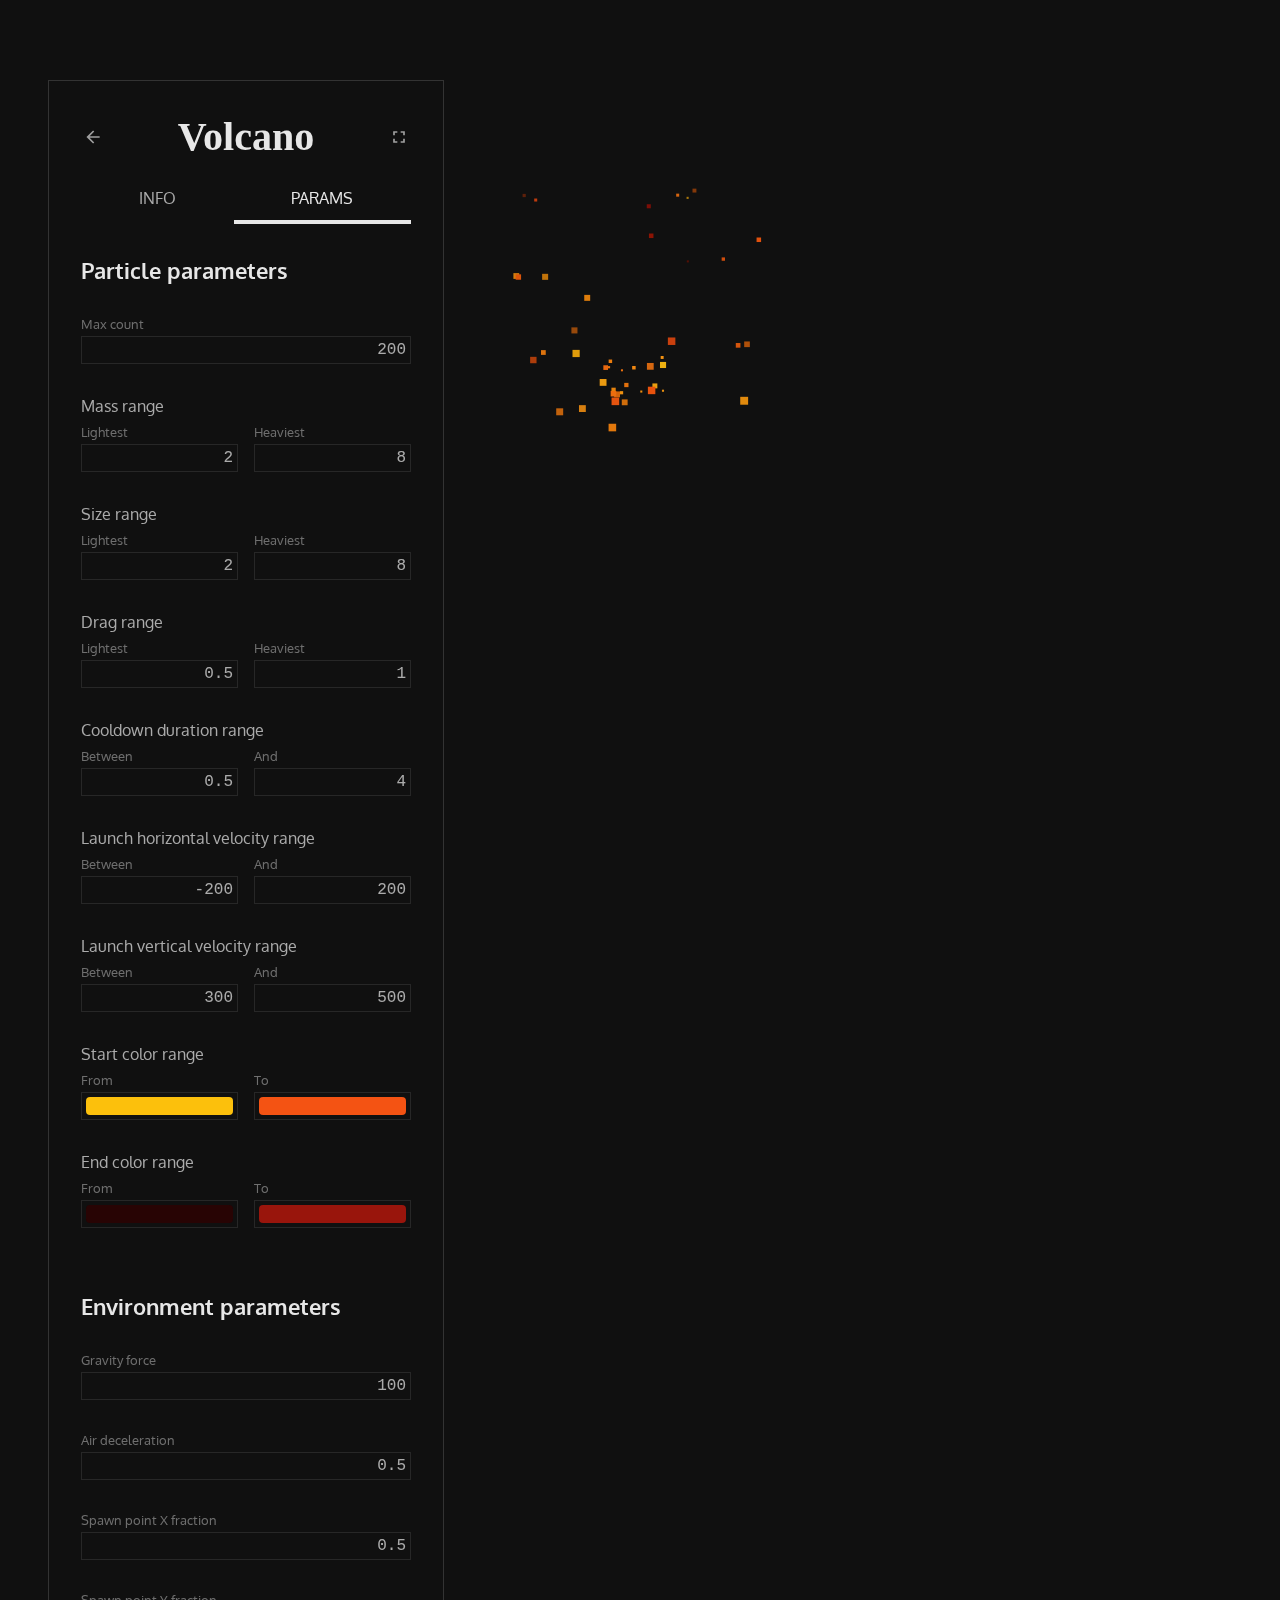
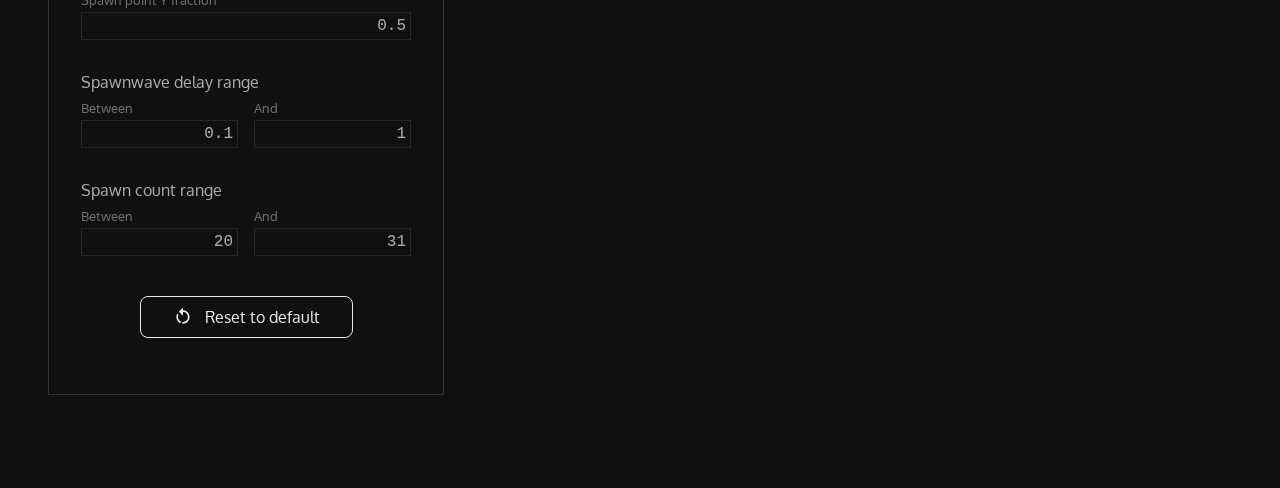
<file: examples/volcano.html>
﻿<!DOCTYPE html>
<html>
<head>
    <link rel="shortcut icon" type="image/x-icon" href="../favicon.ico">
    <meta charset="utf-8" />
    <title>Volcano particle effect</title>
    <meta name="viewport" content="width=device-width" />

    <link rel="stylesheet" href="../css/pages/site.css" />
    <link rel="stylesheet" href="../css/pages/examples.css" />

</head>
<body>

    <div class="top-bar">
        <div class="content">
            <a href="../index.html" class="btn-icon">
                <img class="icon" src="../img/icons/arrow-left.svg" />
            </a>
        </div>
    </div>

    <div class="sidebar-container">

        <div class="up-indicator">
            <img class="icon" src="../img/icons/chevron-up.svg" />
        </div>

        <div class="sidebar">

            <div class="header">
                <a href="../index.html" class="btn-icon">
                    <img class="icon" src="../img/icons/arrow-left.svg" />
                </a>
                <h1>Volcano</h1>
                <button id="btn_fullscreen" type="button" class="btn-icon right">
                    <img class="icon" src="../img/icons/fullscreen.svg" />
                </button>
            </div>


            <div class="tabs">
                <button type="button" data-target="tab_info">INFO</button>
                <button type="button" data-target="tab_params" class="active">PARAMS</button>
            </div>

            <div class="tab-contents-container">

                <div id="tab_info" class="tab-content">

                    <section>
                        <h2>How it works</h2>
                        <p>
                            This effect works differently than the other two.
                            The nubmer of particles is not constant, but there is a limit to how many particles can exist at any given moment.
                            Instead of all spawning at startup, particles are spawned in waves.
                            The delay between waves and as how many particles spawn in each wave are both randomized.
                        </p>
                        <p>
                            All particles spawn at the same point. Each one is given its own randomized start colour, end colour, cooldown duration, starting velocity and mass.
                            Mass affects how fast the particle falls, but also its size, which in turn affects how much the particle is slowed down by drag.
                        </p>
                        <p>
                            Each particle's velocity is affected by gravity vertically and air drag horizontally.
                            After that, their position is affected by their velocity.
                        </p>
                        <p>
                            When particles fall below the bottom of the screen, they despawn, freeing up slots for new particles to spawn in.
                            If there are no free slots for all particles in a spawnwave, the wave will only spawn as many particles as there are available slots.
                        </p>
                        <p>
                            Finally, the colour of each particle is updated based on how much time passed since it spawned relative to the cooldown duration.
                            The colour is a linear interpolation between the start and end colours.
                        </p>
                    </section>

                </div>

                <div id="tab_params" class="tab-content active">

                    <!--
                        VOLCANO EFFECT PARAMS
                        {
                            particles: {
                                maxCount: 200,
                                massRange: new Range(2, 8),
                                sizeRange: new Range(2, 8),
                                dragRange: new Range(0.5, 1),

                                launchVxRange: new Range(-200, 200),
                                launchVyRange: new Range(300, 500),

                                startColorRange: new ColorRange('#FCC00C', '#F45313'),
                                endColorRange: new ColorRange('#280404', '#99150c'),
                                cooldownDurRange: new Range(0.5, 4)
                            },
                            gravityForce: 100,
                            airDecel: 0.5,
                            spXFraction: 0.5,
                            spYFraction: 0.5,
                            spawnwaveDelayRange: new Range(0.1, 1),
                            spawnCountRange: new Range(20, 31)
                        };
                    -->

                    <section>
                        <h2>Particle parameters</h2>

                        <div class="input-field">
                            <label>Max count</label>
                            <input type="number" min="1" max="500" step="1" name="particles.maxCount" data-type="int" />
                        </div>

                        <div class="double-field">
                            <label>Mass range</label>
                            <div class="input-field">
                                <label>Lightest</label>
                                <input type="number" min="0.1" max="100" step="1" name="particles.massRange.min" />
                            </div>
                            <div class="input-field">
                                <label>Heaviest</label>
                                <input type="number" min="0.1" max="100" step="1" name="particles.massRange.max" />
                            </div>
                        </div>

                        <div class="double-field">
                            <label>Size range</label>
                            <div class="input-field">
                                <label>Lightest</label>
                                <input type="number" min="1" max="100" step="1" name="particles.sizeRange.min" />
                            </div>
                            <div class="input-field">
                                <label>Heaviest</label>
                                <input type="number" min="1" max="100" step="1" name="particles.sizeRange.max" />
                            </div>
                        </div>

                        <div class="double-field">
                            <label>Drag range</label>
                            <div class="input-field">
                                <label>Lightest</label>
                                <input type="number" min="0.1" max="1" step="0.1" name="particles.dragRange.min" />
                            </div>
                            <div class="input-field">
                                <label>Heaviest</label>
                                <input type="number" min="0.1" max="1" step="0.1" name="particles.dragRange.max" />
                            </div>
                        </div>

                        <div class="double-field">
                            <label>Cooldown duration range</label>
                            <div class="input-field">
                                <label>Between</label>
                                <input type="number" min="0.1" max="20" step="1" name="particles.cooldownDurRange.min" />
                            </div>
                            <div class="input-field">
                                <label>And</label>
                                <input type="number" min="0.1" max="20" step="1" name="particles.cooldownDurRange.max" />
                            </div>
                        </div>

                        <div class="double-field">
                            <label>Launch horizontal velocity range</label>
                            <div class="input-field">
                                <label>Between</label>
                                <input type="number" min="-1000" max="1000" step="1" name="particles.launchVxRange.min" />
                            </div>
                            <div class="input-field">
                                <label>And</label>
                                <input type="number" min="-1000" max="1000" step="1" name="particles.launchVxRange.max" />
                            </div>
                        </div>

                        <div class="double-field">
                            <label>Launch vertical velocity range</label>
                            <div class="input-field">
                                <label>Between</label>
                                <input type="number" min="-1000" max="1000" step="1" name="particles.launchVyRange.min" />
                            </div>
                            <div class="input-field">
                                <label>And</label>
                                <input type="number" min="-1000" max="1000" step="1" name="particles.launchVyRange.max" />
                            </div>
                        </div>


                        <div class="double-field">
                            <label>Start color range</label>
                            <div class="input-field">
                                <label>From</label>
                                <input type="color" name="particles.startColorRange.from" />
                            </div>
                            <div class="input-field">
                                <label>To</label>
                                <input type="color" name="particles.startColorRange.to" />
                            </div>
                        </div>

                        <div class="double-field">
                            <label>End color range</label>
                            <div class="input-field">
                                <label>From</label>
                                <input type="color" name="particles.endColorRange.from" />
                            </div>
                            <div class="input-field">
                                <label>To</label>
                                <input type="color" name="particles.endColorRange.to" />
                            </div>
                        </div>

                    </section>

                    <section>
                        <h2>Environment parameters</h2>

                        <div class="input-field">
                            <label>Gravity force</label>
                            <input type="number" min="-500" max="500" step="1" name="gravityForce" />
                        </div>

                        <div class="input-field">
                            <label>Air deceleration</label>
                            <input type="number" min="0.1" max="0.5" step="1" name="airDecel" />
                        </div>

                        <div class="input-field">
                            <label>Spawn point X fraction</label>
                            <input type="number" min="0" max="1" step="0.1" name="spXFraction" />
                        </div>

                        <div class="input-field">
                            <label>Spawn point Y fraction</label>
                            <input type="number" min="0" max="1" step="0.1" name="spYFraction" />
                        </div>

                        <div class="double-field">
                            <label>Spawnwave delay range</label>
                            <div class="input-field">
                                <label>Between</label>
                                <input type="number" min="0.1" max="20" step="1" name="spawnwaveDelayRange.min" />
                            </div>
                            <div class="input-field">
                                <label>And</label>
                                <input type="number" min="0.1" max="20" step="1" name="spawnwaveDelayRange.max" />
                            </div>
                        </div>

                        <div class="double-field">
                            <label>Spawn count range</label>
                            <div class="input-field">
                                <label>Between</label>
                                <input type="number" min="1" max="100" step="1" name="spawnCountRange.min" data-type="int" />
                            </div>
                            <div class="input-field">
                                <label>And</label>
                                <input type="number" min="1" max="100" step="1" name="spawnCountRange.max" data-type="int" />
                            </div>
                        </div>

                    </section>

                    <p class="text-center">
                        <button id="btn_reset_params" type="button" class="btn">
                            <img src="../img/icons/restart.svg" class="icon" />
                            Reset to default
                        </button>
                    </p>

                </div>

            </div>

        </div>

    </div>

    <div class="canvas-container">
        <canvas id="cnv" class="fill-parent"></canvas>
    </div>

    <script src="../js/shared.js"></script>

    <script src="../js/particle-fx/shared/range.js"></script>
    <script src="../js/particle-fx/shared/color-range.js"></script>
    <script src="../js/particle-fx/shared/particle-env.js"></script>
    <script src="../js/particle-fx/shared/param-editor.js"></script>
    <script src="../js/particle-fx/shared/effect-param-storage.js"></script>

    <script src="../js/particle-fx/volcano-particle-effect.js"></script>

    <script src="../js/pages/examples.js"></script>

    <!-- function responsible for initializing the effect showcased on this page-->
    <script>
        const effectType = VolcanoParticleEffect;
    </script>

</body>
</html>
</file>
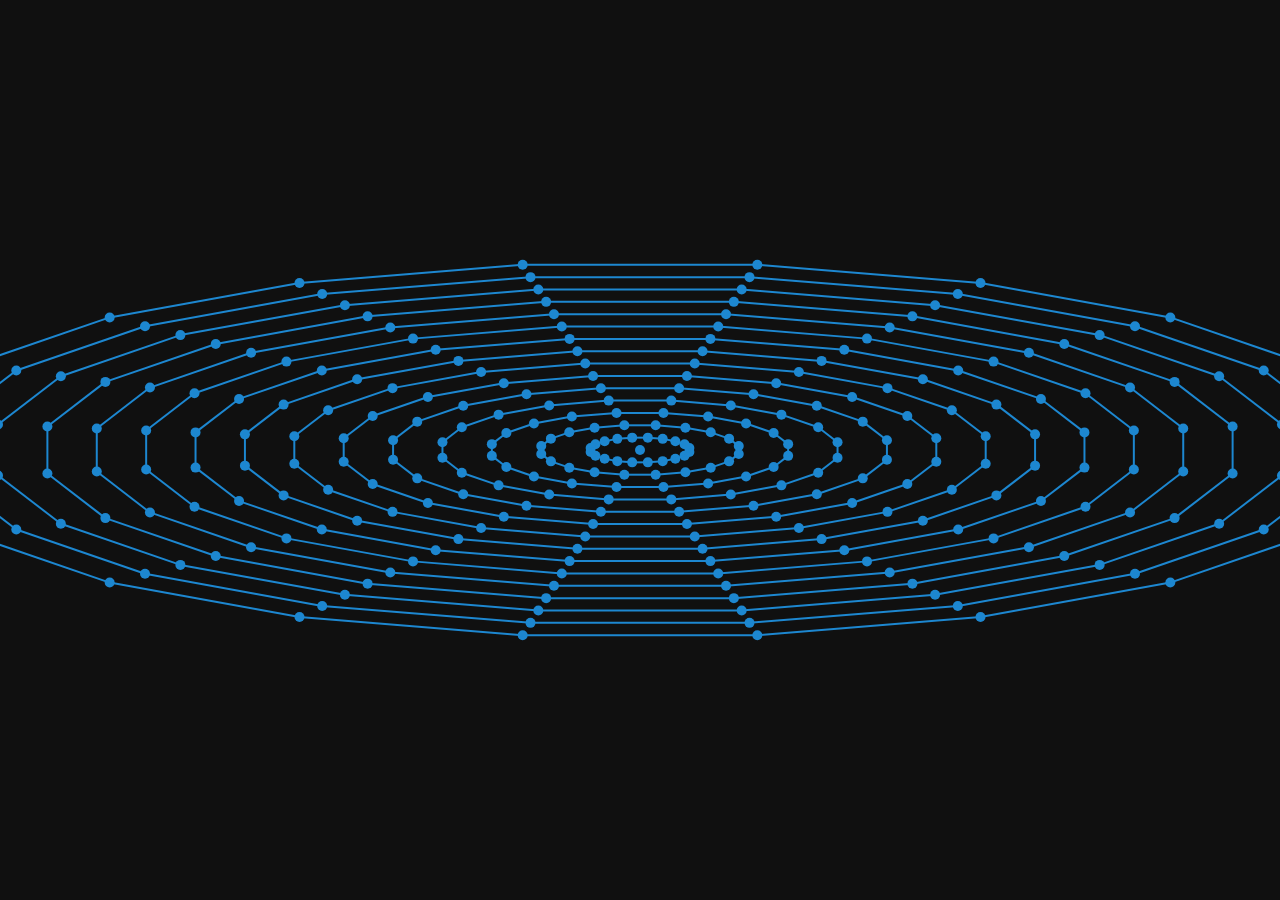
<file: examples/waves.html>
﻿<!DOCTYPE html>
<html>
<head>
    <link rel="shortcut icon" type="image/x-icon" href="../favicon.ico">
    <meta charset="utf-8" />
    <title>Waves particle effect</title>
    <meta name="viewport" content="width=device-width" />

    <link rel="stylesheet" href="../css/pages/site.css" />
    <link rel="stylesheet" href="../css/pages/examples.css" />

</head>
<body>

    <div class="top-bar">
        <div class="content">
            <a href="../index.html" class="btn-icon">
                <img class="icon" src="../img/icons/arrow-left.svg" />
            </a>
        </div>
    </div>

    <div class="sidebar-container no-display">

        <div class="up-indicator">
            <img class="icon" src="../img/icons/chevron-up.svg" />
        </div>

        <div class="sidebar">

            <div class="header">
                <a href="../index.html" class="btn-icon">
                    <img class="icon" src="../img/icons/arrow-left.svg" />
                </a>
                <h1>Waves</h1>
                <button id="btn_fullscreen" type="button" class="btn-icon right">
                    <img class="icon" src="../img/icons/fullscreen.svg" />
                </button>
            </div>

            <div class="tab-contents-container">

                <div class="tabs">
                    <button type="button" data-target="tab_info">INFO</button>
                    <button type="button" data-target="tab_params" class="active">PARAMS</button>
                </div>


                <div id="tab_info" class="tab-content">
                    <section>
                        <h2>How it works</h2>
                        <p>
                            TODO
                        </p>
                    </section>
                </div>

                <div id="tab_params" class="tab-content active">

                    <section>
                        <h2>Particle parameters (TODO)</h2>



                    </section>

                    <p class="text-center">
                        <button id="btn_reset_params" type="button" class="btn">
                            <img src="../img/icons/restart.svg" class="icon" />
                            Reset to default
                        </button>
                    </p>


                </div>

            </div>
        </div>

    </div>

    <div class="canvas-container">
        <canvas id="cnv" class="fill-parent"></canvas>
    </div>

    <script src="../js/shared.js"></script>

    <script src="../js/particle-fx/shared/range.js"></script>
    <script src="../js/particle-fx/shared/color-range.js"></script>
    <script src="../js/particle-fx/shared/particle-env.js"></script>
    <script src="../js/particle-fx/shared/wind-system.js"></script>
    <script src="../js/particle-fx/shared/param-editor.js"></script>
    <script src="../js/particle-fx/shared/effect-param-storage.js"></script>

    <script src="../js/particle-fx/waves-particle-effect.js"></script>

    <script src="../js/pages/examples.js"></script>

    <!-- function responsible for initializing the effect showcased on this page-->
    <script>
        const effectType = WavesParticleEffect;
    </script>

</body>
</html>
</file>
<file: css/pages/site.css>
﻿@charset "UTF-8";
@import url("https://fonts.googleapis.com/css2?family=Oxygen:wght@400;700&display=swap");
html {
  background-color: #101010;
  color: rgba(255, 255, 255, 0.65); }

html, body {
  padding: 0;
  margin: 0;
  width: 100%;
  min-height: 100vh; }

body {
  font-family: "Oxygen", "sans-serif";
  font-size: 1rem; }

* {
  -webkit-tap-highlight-color: transparent; }

h1 {
  /* jumbo heading on top of entire page */
  font-size: 2.5rem;
  font-family: "New Standard", "Times New Roman", "serif";
  color: rgba(255, 255, 255, 0.9);
  margin-top: 0; }
  h1 > .btn-icon {
    margin-bottom: 8px;
    margin-left: -8px; }

h2 {
  /* section headers */
  font-size: 1.4rem;
  color: rgba(255, 255, 255, 0.9);
  margin-top: 0; }

p {
  line-height: 1.5;
  letter-spacing: 0.4px; }

p + p, p + .paragraph, .paragraph + p, .paragraph + .paragraph {
  margin-top: 32px; }

section + section {
  margin-top: 64px; }

code {
  display: inline-block;
  padding: 2px 4px;
  vertical-align: bottom;
  margin: 0 2px;
  border: 1px solid rgba(255, 255, 255, 0.15);
  border-radius: 4px; }

.icon {
  display: inline-block;
  filter: invert(1);
  width: 20px;
  height: 20px;
  opacity: 0.6; }

::-webkit-scrollbar {
  background-color: black;
  width: 12px; }

::-webkit-scrollbar-thumb {
  background-color: rgba(255, 255, 255, 0.15);
  border-radius: 16px;
  border: 2px solid black;
  transition: background-color ease-in-out 0.1s; }
  ::-webkit-scrollbar-thumb:hover {
    background-color: rgba(255, 255, 255, 0.2); }

.top-bar {
  display: none;
  position: fixed;
  top: 0;
  left: 0;
  right: 0;
  z-index: 2;
  border-bottom: 1px solid rgba(255, 255, 255, 0.15);
  background-color: rgba(16, 16, 16, 0.75);
  transition: transform ease-in-out 0.33s; }
  .top-bar > .content {
    max-width: 640px;
    padding: 8px 32px;
    margin: auto;
    box-sizing: border-box; }
  .top-bar.hidden {
    transform: translateY(-100%);
    transition-timing-function: ease-out; }

.btn {
  display: inline-block;
  box-sizing: border-box;
  height: 42px;
  line-height: 40px;
  padding: 0 32px;
  color: rgba(255, 255, 255, 0.9);
  border-radius: 8px;
  border: 1px solid rgba(255, 255, 255, 0.9);
  margin: 8px;
  cursor: pointer;
  font-weight: normal;
  user-select: none;
  text-decoration: none;
  transition: transform ease-in-out 0.1s, background-color linear 0.1s;
  background: none;
  font-family: "Oxygen", "sans-serif";
  font-size: 1rem;
  outline: none; }
  .btn:hover {
    transform: scale(1.02);
    /*background-color: rgba(#fff, 0.05);*/ }
  .btn:active, .btn.flat:hover:active {
    transform: scale(0.98);
    transition-timing-function: ease-out;
    background-color: #000; }
  .btn .icon {
    margin-right: 8px;
    margin-top: 10px;
    margin-bottom: 10px;
    vertical-align: top;
    opacity: 0.9; }
    .btn .icon.right {
      margin-left: 8px;
      margin-right: 0; }
  .btn.flat {
    border: none; }
    .btn.flat:hover {
      background-color: rgba(255, 255, 255, 0.08);
      transform: none; }

.btn-icon {
  display: inline-block;
  position: relative;
  background: none;
  border: none;
  margin: 0;
  cursor: pointer;
  width: 40px;
  height: 40px;
  line-height: 40px;
  padding: 10px;
  font-size: 0;
  text-align: center;
  vertical-align: middle;
  outline: none;
  box-sizing: border-box;
  /*.icon {
        vertical-align: middle;
    }*/ }
  .btn-icon:after {
    content: "";
    position: absolute;
    background-color: rgba(255, 255, 255, 0.08);
    border-radius: 40px;
    top: 0;
    left: 0;
    right: 0;
    bottom: 0;
    transform: scale(0);
    transition: transform ease-in-out 0.1s; }
  .btn-icon:hover:after {
    transform: scale(1); }

canvas.fill-parent {
  position: absolute;
  top: 0;
  left: 0;
  right: 0;
  bottom: 0; }

.bullet {
  padding: 0 4px; }
  .bullet:after {
    content: "•"; }

.no-display {
  display: none; }

.text-left {
  text-align: left; }

.text-center {
  text-align: center; }

.text-right {
  text-align: right; }
</file>
<file: css/pages/index.css>
﻿.page-grid {
  display: grid;
  grid-column-gap: 48px;
  grid-row-gap: 32px;
  grid-template-columns: 300px 640px;
  grid-template-areas: 'header header' 'sidebar content';
  box-sizing: border-box;
  max-width: 1052px;
  width: 100%;
  padding: 80px 32px;
  margin: 0 auto; }
  .page-grid > .page-header {
    grid-area: header; }
  .page-grid > .page-sidebar {
    grid-area: sidebar; }
  .page-grid > .page-content {
    grid-area: content; }

.top-bar {
  display: none;
  position: fixed;
  top: 0;
  left: 0;
  right: 0;
  z-index: 2;
  border-bottom: 1px solid rgba(255, 255, 255, 0.15);
  background-color: rgba(16, 16, 16, 0.75);
  transition: transform ease-in-out 0.33s; }
  .top-bar > .content {
    max-width: 640px;
    padding: 8px 32px;
    margin: auto;
    box-sizing: border-box; }
  .top-bar.hidden {
    transform: translateY(-100%);
    transition-timing-function: ease-out; }

.page-header {
  text-align: center;
  border-bottom: 1px solid rgba(255, 255, 255, 0.15);
  padding-bottom: 16px;
  box-sizing: border-box; }
  .page-header > h1 {
    margin-bottom: 8px; }
  .page-header > p {
    margin-top: 0;
    color: rgba(255, 255, 255, 0.4); }

.page-sidebar {
  width: 300px; }
  .page-sidebar > section {
    position: sticky;
    box-sizing: border-box;
    top: 32px; }
    .page-sidebar > section > .drawer-close-button {
      display: none;
      position: absolute;
      top: 24px;
      left: 22px;
      z-index: 1; }

.page-content {
  max-width: 640px; }

.copyright-footer {
  margin-top: 64px;
  color: rgba(255, 255, 255, 0.4);
  text-align: center;
  font-size: 0.6rem; }

@media only screen and (max-width: 1052px) {
  .page-grid {
    grid-template-areas: 'header' 'content';
    grid-template-columns: 100%;
    max-width: 640px; }
  .top-bar {
    display: block; }
  .page-sidebar {
    position: fixed;
    left: 0;
    top: 0;
    right: 0;
    bottom: 0;
    width: auto;
    z-index: 3;
    background-color: rgba(16, 16, 16, 0.75);
    pointer-events: none;
    opacity: 0;
    transition: opacity ease-in-out 0.33s;
    overflow: auto; }
    .page-sidebar > section {
      position: static;
      max-width: 300px;
      width: calc(100% - 128px);
      min-height: 100%;
      background-color: #101010;
      padding: 80px 32px;
      border-right: 1px solid rgba(255, 255, 255, 0.15);
      transform: translateX(-100%);
      transition: transform ease-in 0.33s; }
      .page-sidebar > section > .drawer-close-button {
        display: block !important; }
    .page-sidebar.in {
      opacity: 1;
      pointer-events: auto; }
      .page-sidebar.in > section {
        transform: translateX(0);
        transition-timing-function: ease-out; }
  h1 {
    font-size: 2rem; } }

@media only screen and (max-width: 640px) {
  .grid-3 {
    grid-column-gap: 16px !important; } }

@media only screen and (max-width: 500px) {
  .grid-3 {
    grid-template-columns: 100% !important;
    grid-row-gap: 16px !important; } }

.grid-2x2 {
  display: grid;
  grid-template-columns: minmax(0, 1fr) minmax(0, 1fr);
  grid-column-gap: 32px;
  grid-row-gap: 32px; }

.example-container {
  display: inline-block;
  position: relative;
  border: 1px solid rgba(255, 255, 255, 0.9);
  height: 200px;
  transition: transform ease-in-out 0.1s, background-color linear 0.1s; }
  .example-container:hover {
    transform: scale(1.02);
    /*background-color: rgba(#fff, 0.05);*/ }
  .example-container:active {
    transform: scale(0.98);
    background-color: #000; }
  .example-container > label {
    position: absolute;
    bottom: 8px;
    width: 100%;
    text-align: center;
    font-size: 0.8rem;
    font-weight: bold;
    color: rgba(255, 255, 255, 0.9);
    cursor: pointer; }

.toc {
  list-style: none;
  counter-reset: toc;
  padding-left: 0;
  user-select: none; }
  .toc li:not(.link), .toc li.link > a {
    display: list-item;
    color: rgba(255, 255, 255, 0.9);
    padding: 8px 16px;
    cursor: pointer;
    position: relative;
    min-height: 36px;
    box-sizing: border-box;
    overflow: hidden;
    border-radius: 4px;
    text-decoration: none; }
    .toc li:not(.link):before, .toc li.link > a:before {
      content: counter(toc) ".";
      counter-increment: toc;
      display: inline-block;
      width: 24px;
      color: rgba(255, 255, 255, 0.4); }
    .toc li:not(.link):after, .toc li.link > a:after {
      content: "";
      position: absolute;
      top: 0;
      left: 0;
      right: 0;
      bottom: 0;
      background-color: rgba(255, 255, 255, 0.08);
      transform-origin: left;
      transform: scaleX(0);
      opacity: 0;
      transition: transform ease-in 0.2s, opacity linear 0.6s; }
    .toc li:not(.link):hover:after, .toc li.link > a:hover:after {
      transform: scaleX(1);
      opacity: 1;
      transition: transform ease-out 0.2s, opacity linear 0.05s; }
    .toc li:not(.link) .action, .toc li.link > a .action {
      position: absolute;
      right: 12px;
      vertical-align: middle; }
      .toc li:not(.link) .action.btn-icon, .toc li.link > a .action.btn-icon {
        top: -2px; }
  .toc li + li {
    margin-top: 4px; }
  .toc ol {
    list-style: none;
    counter-reset: toc-sub;
    padding: 4px 0;
    padding-left: 32px;
    margin-bottom: 8px; }
    .toc ol li:not(.link):before, .toc ol li.link > a:before {
      content: counter(toc) "." counter(toc-sub) ".";
      counter-increment: toc-sub;
      width: 32px; }
</file>
<file: css/pages/examples.css>
﻿.top-bar > .content {
  max-width: 492px; }

.sidebar-container {
  position: relative;
  z-index: 1;
  margin-right: auto;
  max-width: 492px;
  width: 100%;
  padding: 80px 48px;
  box-sizing: border-box;
  transition: transform ease-out 0.33s; }
  .sidebar-container.hidden {
    transform: translateX(-100%);
    transition-timing-function: ease-in; }
  .sidebar-container > .up-indicator {
    display: none;
    text-align: center; }
  .sidebar-container > .sidebar {
    background-color: rgba(16, 16, 16, 0.75);
    min-height: 100%;
    width: 100%;
    border: 1px solid rgba(255, 255, 255, 0.15);
    box-sizing: border-box;
    overflow: hidden; }
    .sidebar-container > .sidebar > .header {
      display: flex;
      flex-direction: row;
      margin: 32px 24px;
      margin-bottom: 16px;
      font-size: 0;
      align-items: center; }
      .sidebar-container > .sidebar > .header > h1 {
        margin-bottom: 0;
        flex-grow: 1;
        /*margin-left: 8px;*/
        text-align: center; }

.canvas-container {
  position: fixed;
  top: 0;
  left: 0;
  bottom: 0;
  right: 0; }
  .canvas-container > audio {
    position: absolute;
    left: 0;
    right: 0;
    bottom: 32px;
    max-width: 640px;
    width: calc(100% - 64px);
    margin: 0 auto; }

@media only screen and (max-width: 984px) {
  .top-bar {
    display: block; }
  .sidebar-container {
    padding-top: calc(100vh - 104px);
    padding-left: 16px;
    padding-right: 16px;
    margin: auto; }
    .sidebar-container.hidden {
      transform: translateY(100%); }
    .sidebar-container > .up-indicator {
      display: block; }
    .sidebar-container > .sidebar {
      padding-top: 24px; }
      .sidebar-container > .sidebar > h1 > .btn-icon {
        display: none; } }

.tabs {
  display: flex;
  flex-direction: row;
  padding: 0 32px; }
  .tabs > button {
    background: none;
    border: none;
    position: relative;
    color: rgba(255, 255, 255, 0.65);
    flex-grow: 1;
    padding: 12px 0;
    text-align: center;
    padding-bottom: 12px;
    margin-bottom: 4px;
    outline: none;
    cursor: pointer;
    transition: background-color ease-in-out 0.1s;
    border-top-left-radius: 8px;
    border-top-right-radius: 8px;
    font-family: "Oxygen", "sans-serif";
    font-size: 1rem; }
    .tabs > button:after {
      content: "";
      background-color: rgba(255, 255, 255, 0.9);
      height: 4px;
      width: 100%;
      position: absolute;
      bottom: -4px;
      left: 0;
      right: 0;
      transition: transform ease-in-out 0.33s;
      transform: scaleX(0); }
    .tabs > button:first-child:after {
      transform-origin: right; }
    .tabs > button:last-child:after {
      transform-origin: left; }
    .tabs > button:hover {
      background-color: rgba(255, 255, 255, 0.08); }
    .tabs > button.active {
      color: rgba(255, 255, 255, 0.9); }
      .tabs > button.active:after {
        transform: scaleX(1);
        transition-timing-function: ease-in-out; }

.tab-contents-container {
  white-space: nowrap;
  font-size: 0; }
  .tab-contents-container .tab-content {
    display: inline-block;
    transition: transform ease-in-out 0.33s;
    transform: translateX(-100%);
    width: 100%;
    white-space: normal;
    font-size: 1rem;
    box-sizing: border-box;
    padding: 32px;
    vertical-align: top; }
    .tab-contents-container .tab-content.active {
      transform: translateX(0); }
    .tab-contents-container .tab-content + .tab-content {
      transform: translateX(0); }
      .tab-contents-container .tab-content + .tab-content.active {
        transform: translateX(-100%); }

.input-field {
  display: flex;
  flex-direction: column;
  margin: 32px 0;
  align-items: center; }
  .input-field > label {
    width: 100%;
    margin-bottom: 4px;
    color: rgba(255, 255, 255, 0.4);
    font-size: 0.8rem; }
  .input-field input {
    background-color: transparent;
    background: none;
    border: 1px solid rgba(255, 255, 255, 0.1);
    font-family: Consolas, monospace;
    font-size: 1rem;
    color: rgba(255, 255, 255, 0.65);
    padding: 4px;
    box-sizing: border-box;
    width: 100%;
    transition: border-color ease 0.15s; }
    .input-field input[type=number] {
      text-align: right;
      -moz-appearance: none; }
      .input-field input[type=number]::-webkit-outer-spin-button, .input-field input[type=number]::-webkit-inner-spin-button {
        -webkit-appearance: none;
        margin: 0; }
    .input-field input[type=color] {
      padding: 0;
      height: 28px; }
      .input-field input[type=color]::-webkit-color-swatch-wrapper {
        padding: 4px; }
      .input-field input[type=color]::-webkit-color-swatch {
        display: inline-block;
        border: none;
        border-radius: 4px; }
    .input-field input.modified {
      border-style: dotted;
      border-color: #ffd800; }
    .input-field input:hover {
      border-color: rgba(255, 255, 255, 0.2); }
  .input-field + .input-field {
    margin-top: 8px; }

.double-field {
  display: flex;
  flex-direction: row;
  flex-wrap: wrap;
  margin: 32px 0; }
  .double-field > label {
    display: block;
    font-size: 1rem;
    color: rgba(255, 255, 255, 0.65);
    /*font-weight: bold;*/
    margin-bottom: 8px;
    flex-basis: 100%; }
  .double-field > .input-field {
    margin: 0;
    flex: 1; }
    .double-field > .input-field:first-child {
      margin-right: 16px; }
    .double-field > .input-field:last-child {
      margin-left: 16px; }

.checkbox-field {
  display: flex;
  flex-direction: row;
  align-items: center;
  margin: 32px 0;
  padding: 12px;
  border: 1px solid rgba(255, 255, 255, 0.05);
  transition: border-color ease 0.15s;
  cursor: pointer; }
  .checkbox-field > [type=checkbox] {
    margin: 0;
    padding: 0;
    margin-right: 12px; }
  .checkbox-field:hover {
    border-color: rgba(255, 255, 255, 0.2); }
</file>
